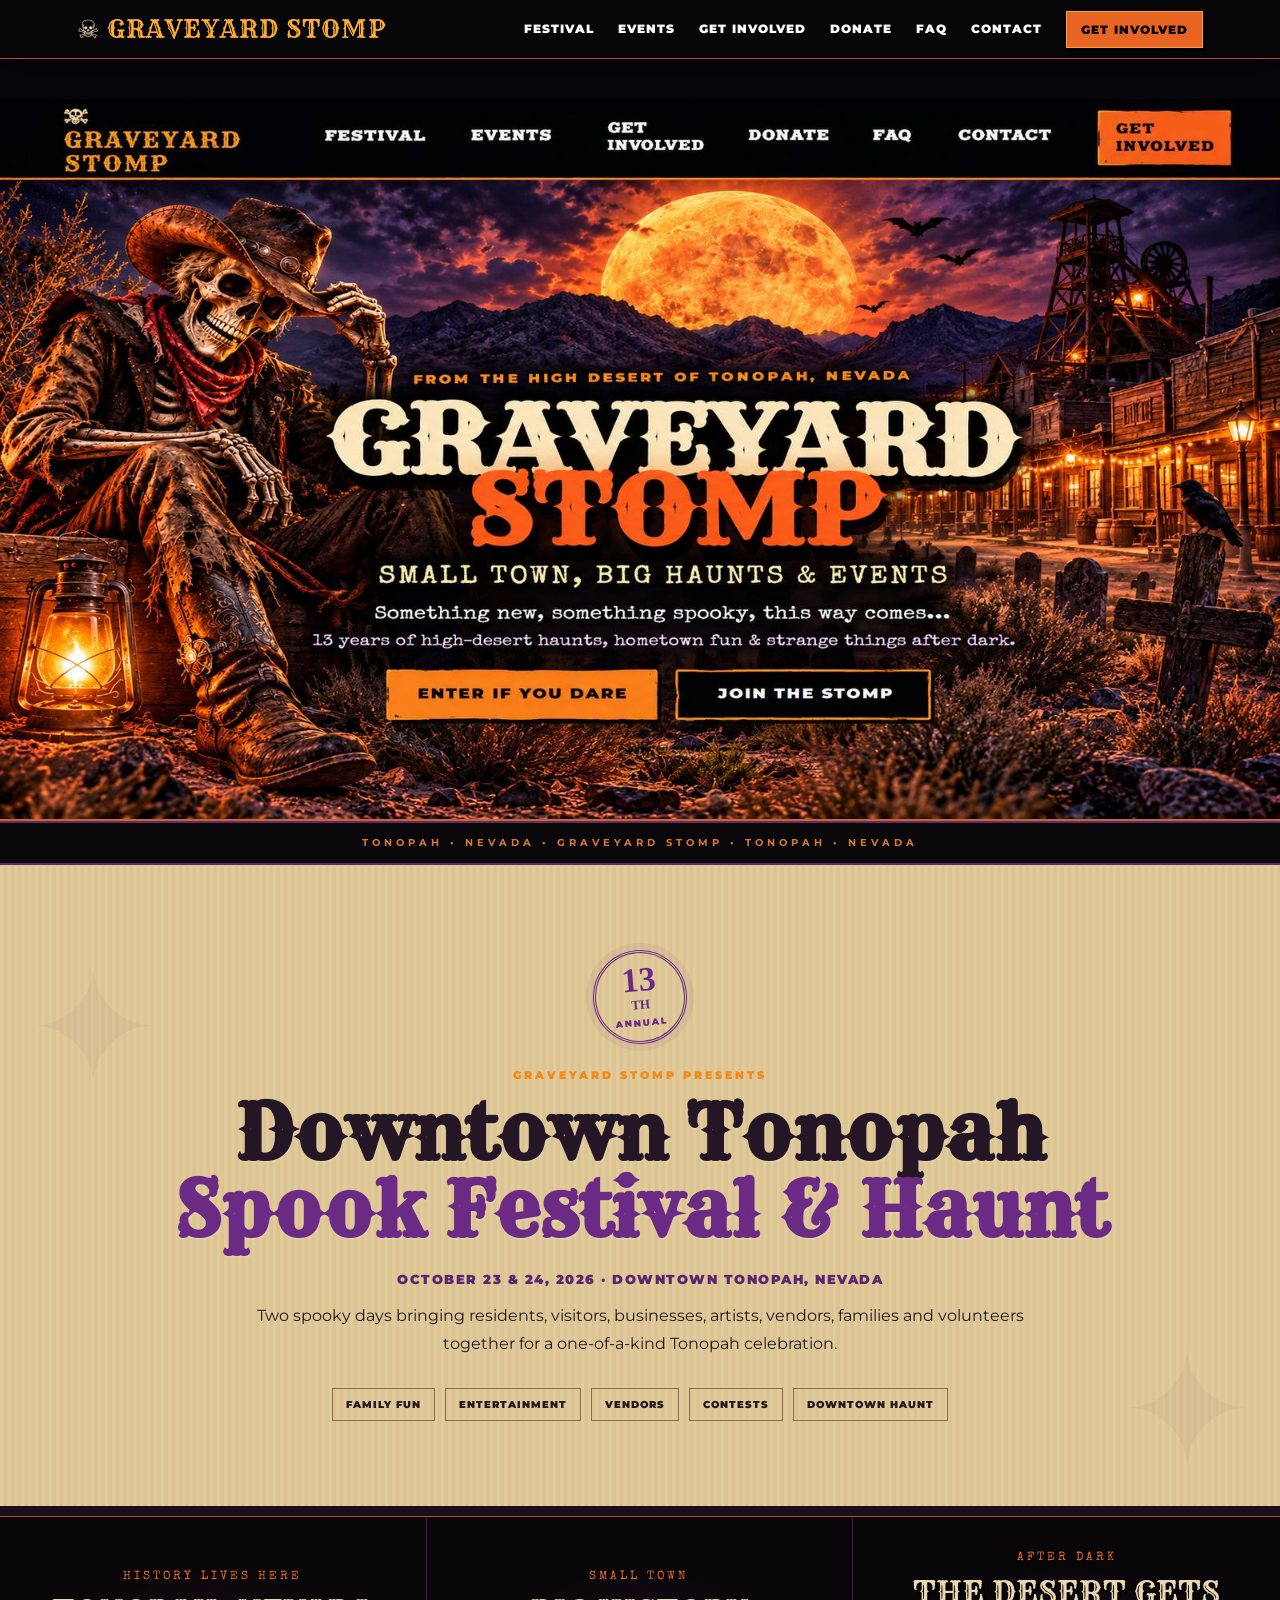
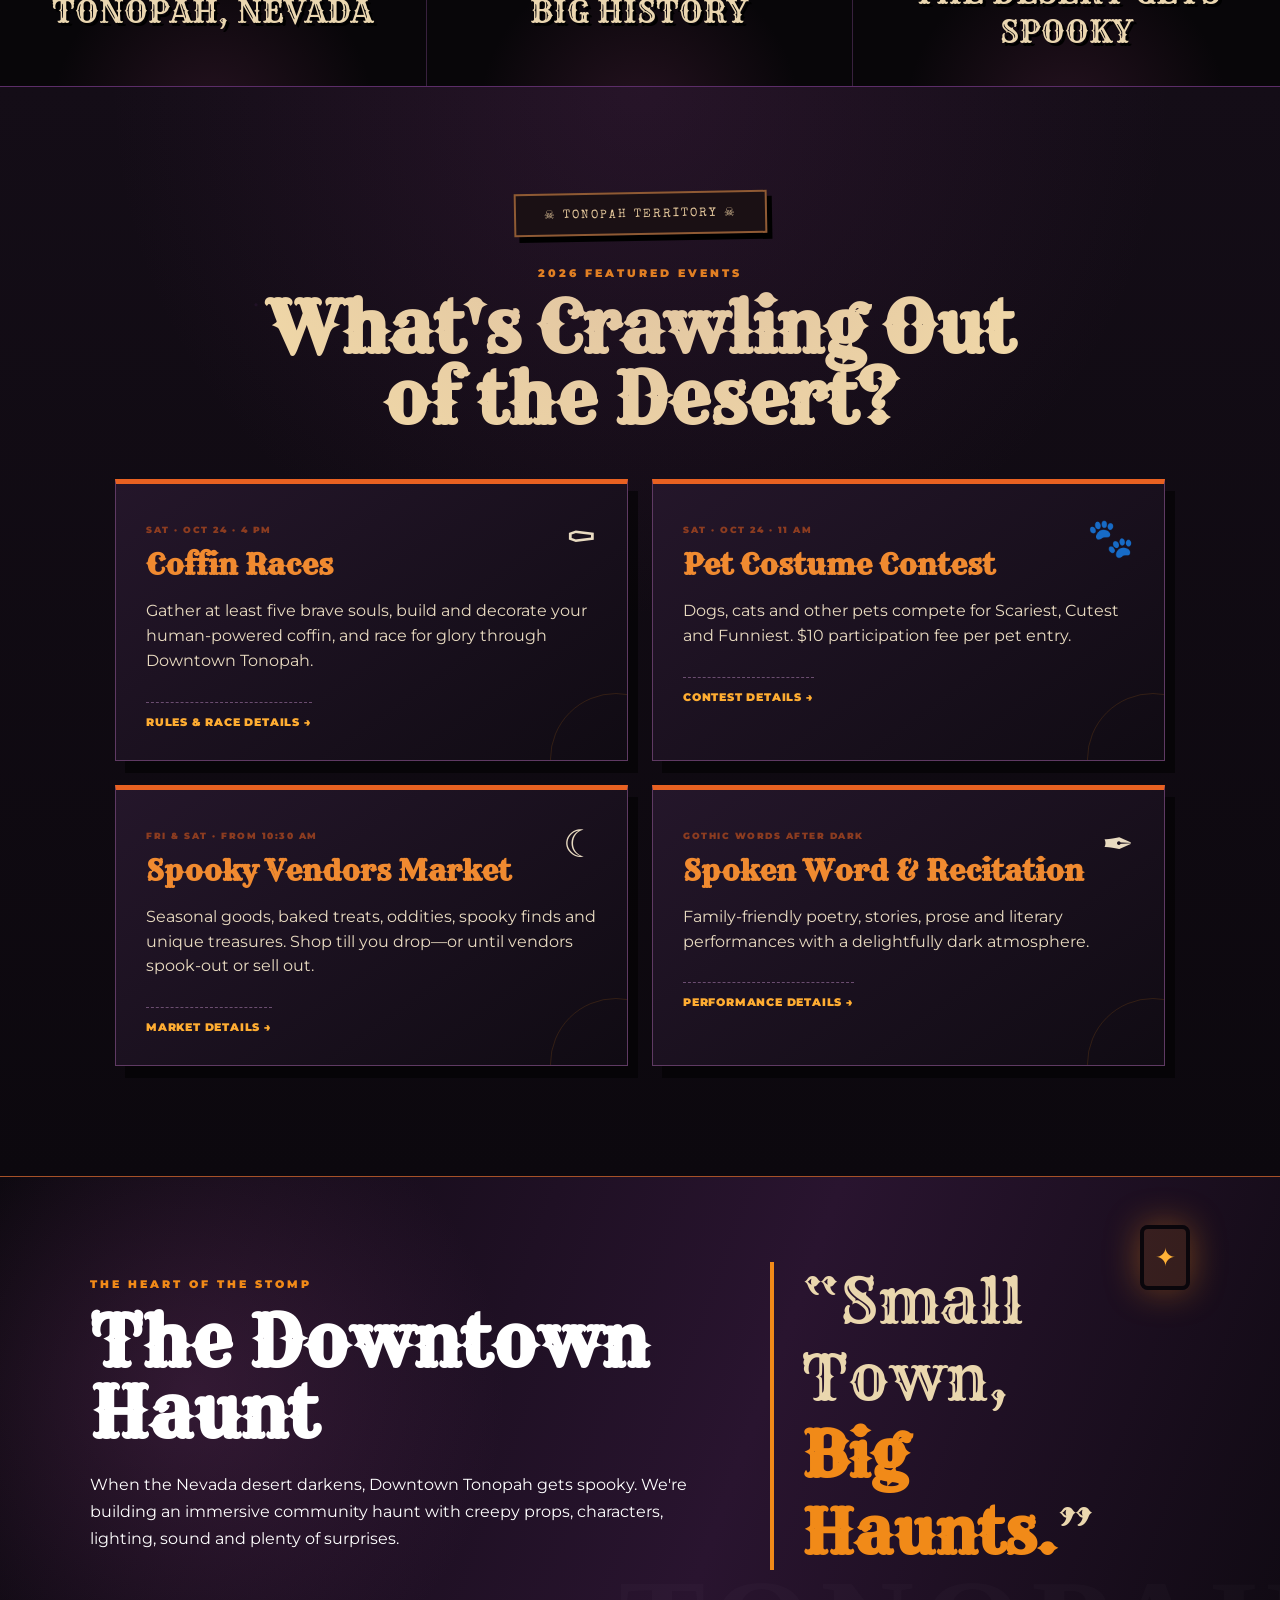
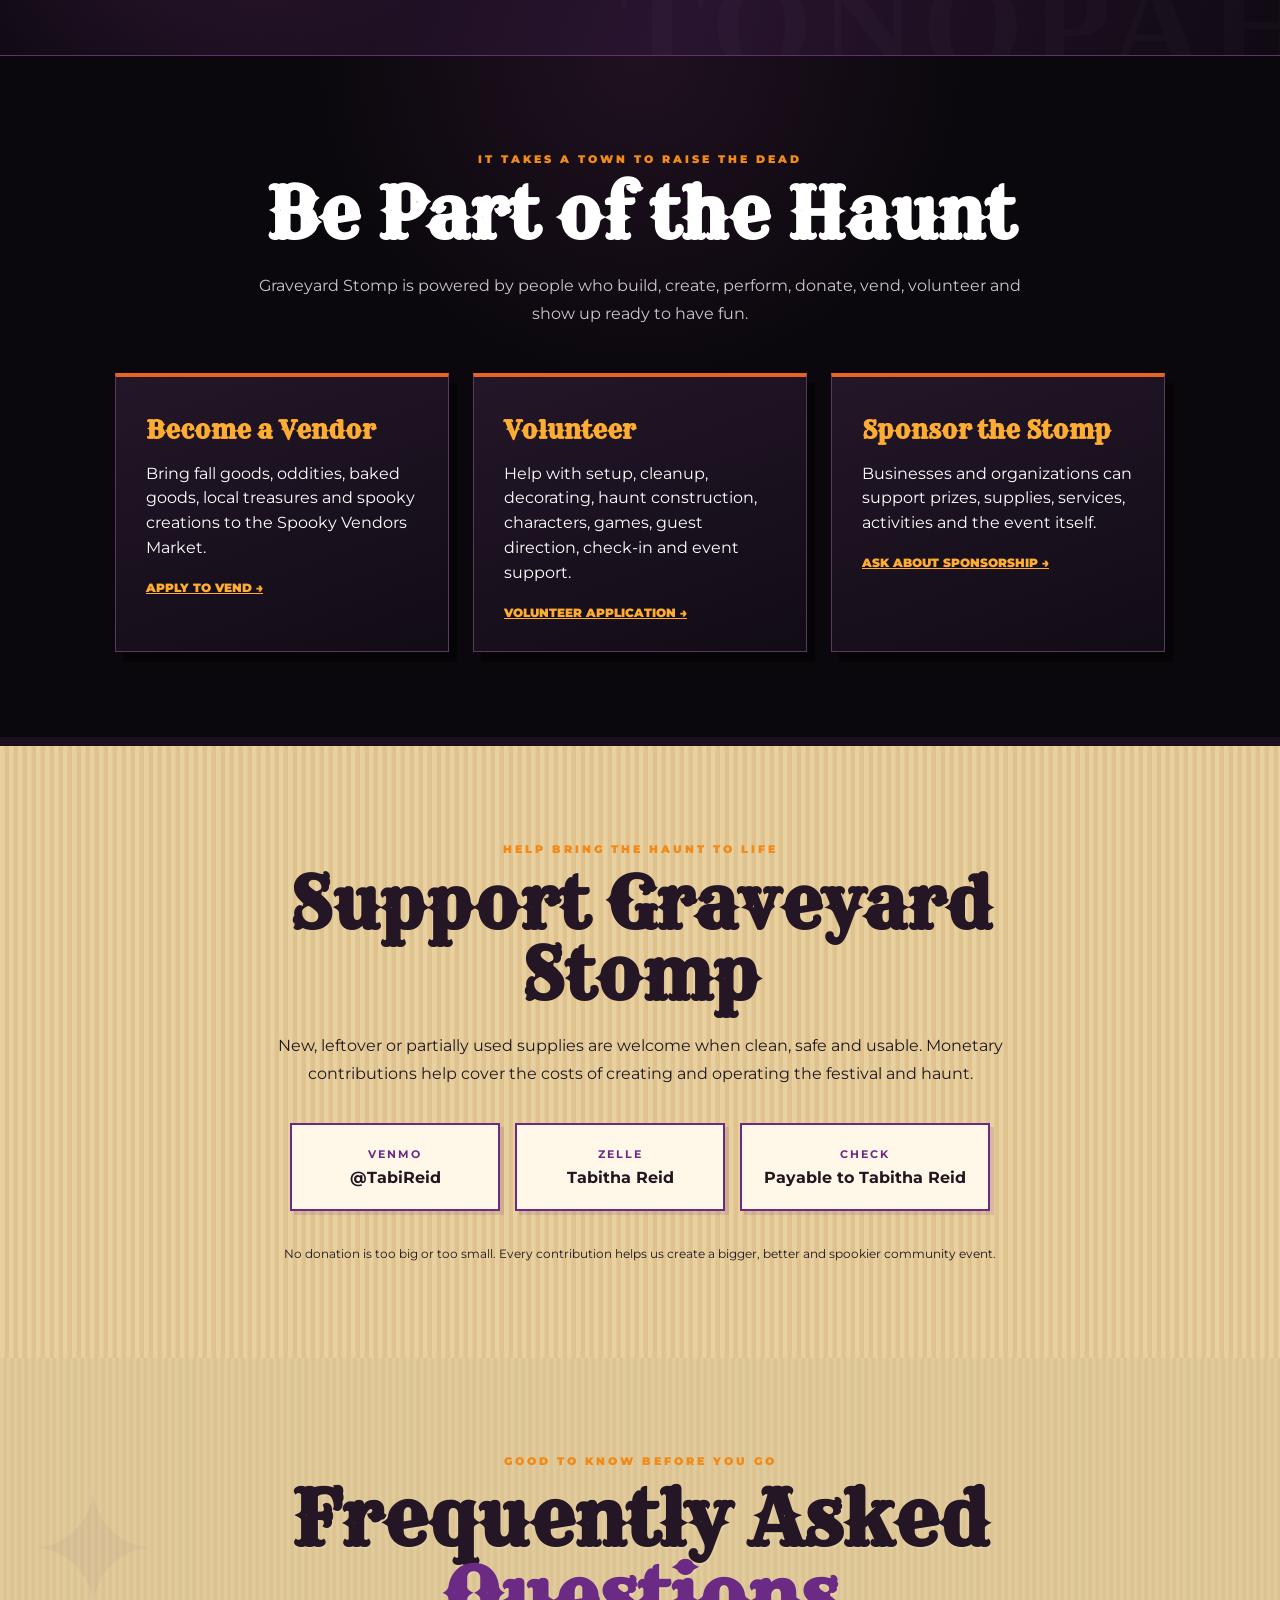
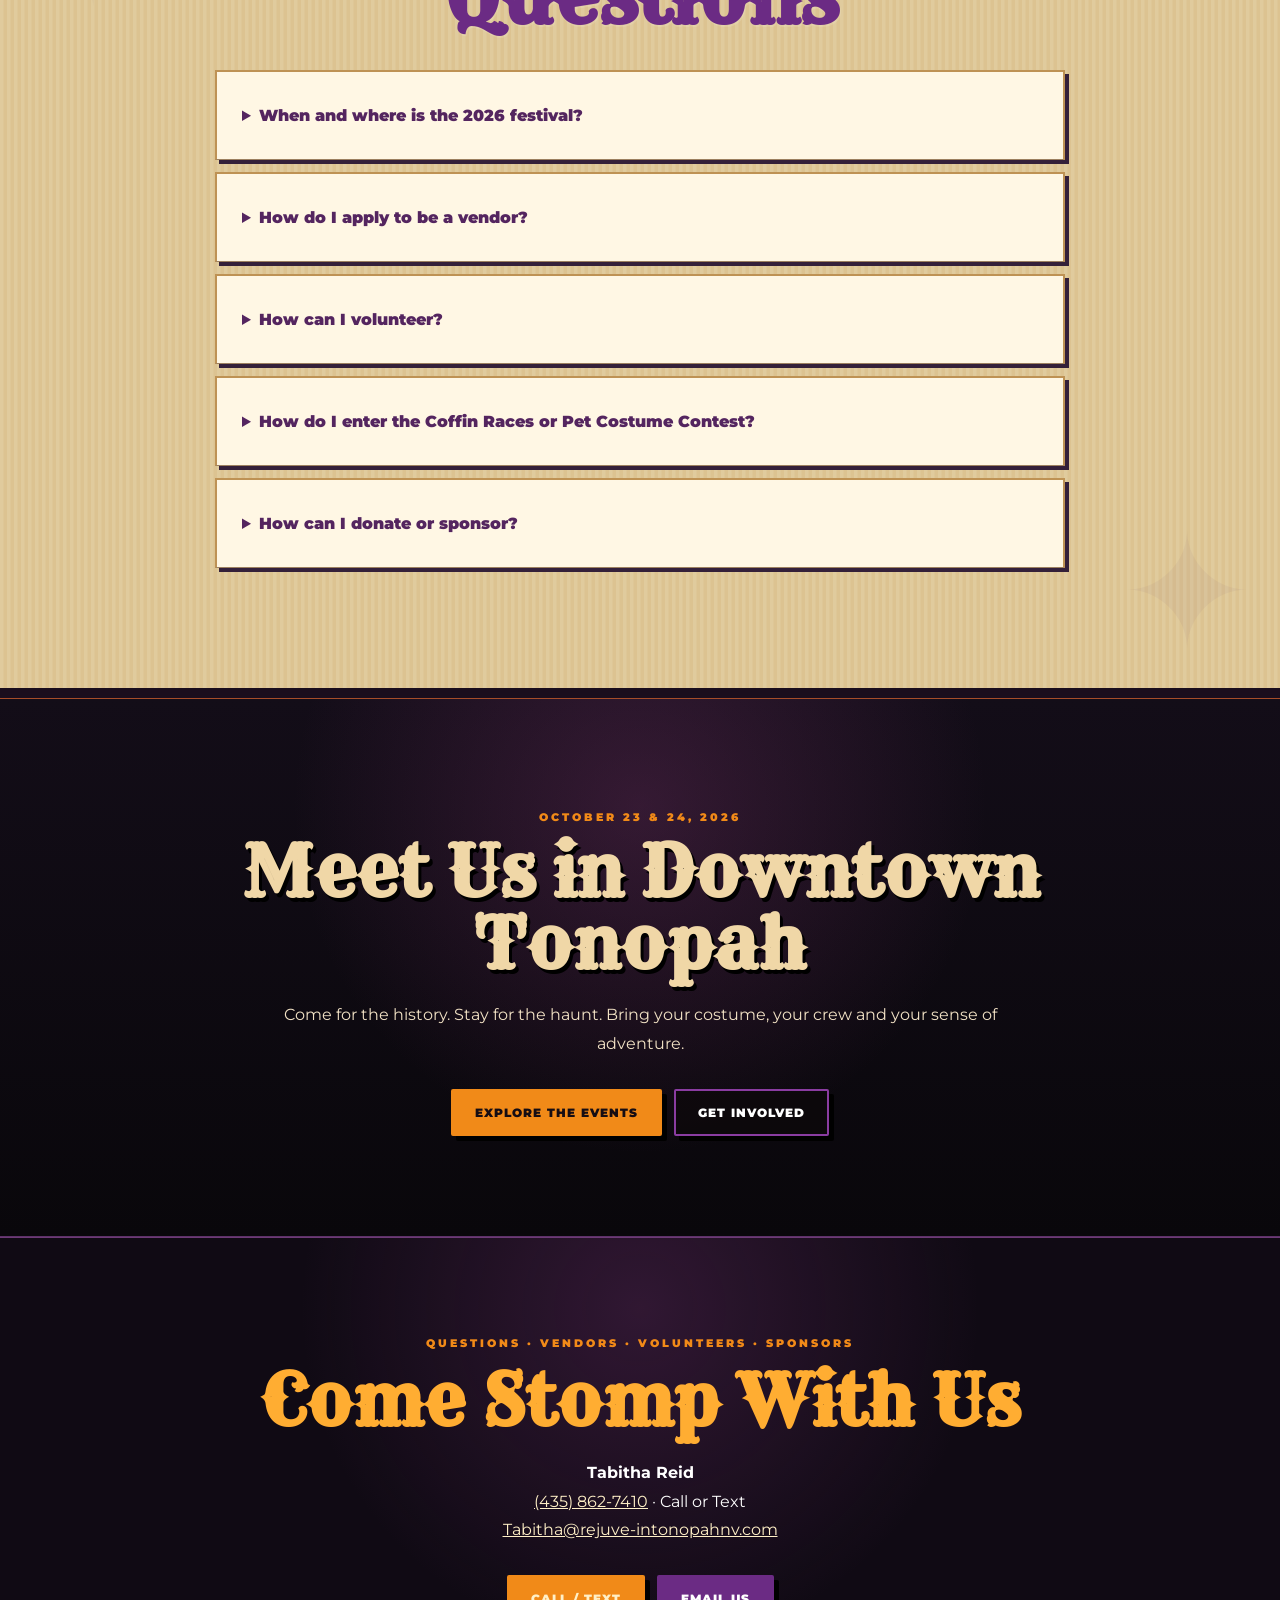
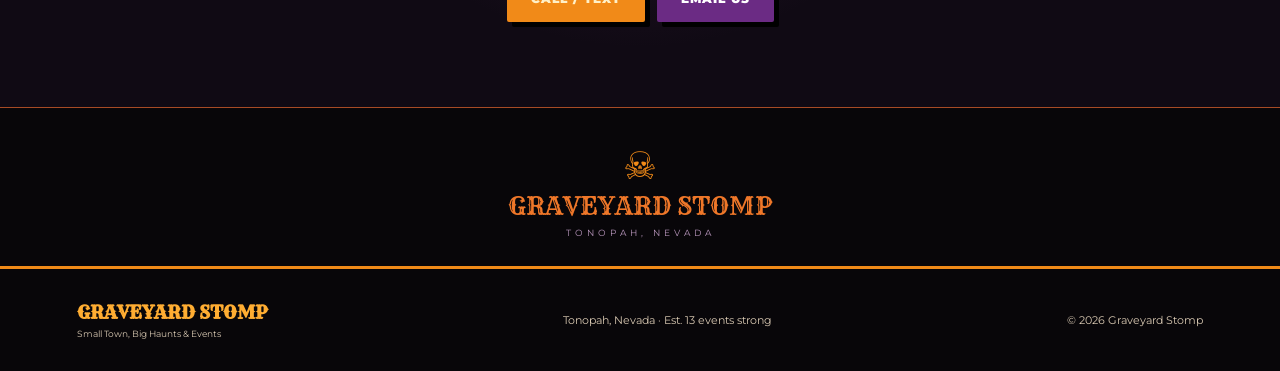
<file: index.html>
<!doctype html>
<html lang="en"><head><meta charset="utf-8"><meta name="viewport" content="width=device-width,initial-scale=1">
<title>Graveyard Stomp | Small Town, Big Haunts & Events</title><meta name="description" content="Graveyard Stomp presents spooky community events in Tonopah, Nevada, including the 13th Annual Downtown Tonopah Spook Festival & Haunt, October 23–24, 2026."><link rel="stylesheet" href="styles.css"></head>
<body><header class="nav"><a class="brand" href="#top"><span>☠</span> GRAVEYARD STOMP</a><button class="menu" aria-label="Open navigation" onclick="document.querySelector('nav').classList.toggle('open')">☰</button><nav><a href="#festival">Festival</a><a href="#events">Events</a><a href="#involved">Get Involved</a><a href="#donate">Donate</a><a href="#faq">FAQ</a><a href="#contact">Contact</a><a class="nav-cta" href="#involved">Get Involved</a></nav></header>
<main id="top">
<section class="hero-poster" aria-label="Graveyard Stomp: Small Town, Big Haunts and Events"><h1 class="sr-only">Graveyard Stomp — Small Town, Big Haunts &amp; Events</h1><a class="poster-link poster-enter" href="#festival" aria-label="Enter if you dare — explore the 2026 festival"></a><a class="poster-link poster-join" href="#involved" aria-label="Join the Stomp — get involved"></a></section>
<div class="weathered-rule" aria-hidden="true">TONOPAH • NEVADA • GRAVEYARD STOMP • TONOPAH • NEVADA</div><section class="festival" id="festival"><div class="seal">13<span>TH</span><small>ANNUAL</small></div><p class="eyebrow">GRAVEYARD STOMP PRESENTS</p><h2>Downtown Tonopah<br><span>Spook Festival &amp; Haunt</span></h2><p class="date">OCTOBER 23 &amp; 24, 2026 · DOWNTOWN TONOPAH, NEVADA</p><p class="lead">Two spooky days bringing residents, visitors, businesses, artists, vendors, families and volunteers together for a one-of-a-kind Tonopah celebration.</p><div class="highlights"><span>FAMILY FUN</span><span>ENTERTAINMENT</span><span>VENDORS</span><span>CONTESTS</span><span>DOWNTOWN HAUNT</span></div></section>
<section class="town-strip" aria-label="Tonopah atmosphere"><div><span>HISTORY LIVES HERE</span><b>TONOPAH, NEVADA</b></div><div><span>SMALL TOWN</span><b>BIG HISTORY</b></div><div><span>AFTER DARK</span><b>THE DESERT GETS SPOOKY</b></div></section><section class="events"><div class="mine-sign" aria-hidden="true">☠ TONOPAH TERRITORY ☠</div><div class="event-intro" id="events"><p class="eyebrow">2026 FEATURED EVENTS</p></div><h2>What's Crawling Out<br>of the Desert?</h2><div class="cards">
<article><div class="icon">⚰</div><p class="kicker">SAT · OCT 24 · 4 PM</p><h3>Coffin Races</h3><p>Gather at least five brave souls, build and decorate your human-powered coffin, and race for glory through Downtown Tonopah.</p><a class="cardlink" href="coffin-races.html">Rules &amp; race details →</a></article>
<article><div class="icon">🐾</div><p class="kicker">SAT · OCT 24 · 11 AM</p><h3>Pet Costume Contest</h3><p>Dogs, cats and other pets compete for Scariest, Cutest and Funniest. $10 participation fee per pet entry.</p><a class="cardlink" href="pet-costume.html">Contest details →</a></article>
<article><div class="icon">☾</div><p class="kicker">FRI &amp; SAT · FROM 10:30 AM</p><h3>Spooky Vendors Market</h3><p>Seasonal goods, baked treats, oddities, spooky finds and unique treasures. Shop till you drop—or until vendors spook-out or sell out.</p><a class="cardlink" href="vendors.html">Market details →</a></article>
<article><div class="icon">✒</div><p class="kicker">GOTHIC WORDS AFTER DARK</p><h3>Spoken Word &amp; Recitation</h3><p>Family-friendly poetry, stories, prose and literary performances with a delightfully dark atmosphere.</p><a class="cardlink" href="spoken-word.html">Performance details →</a></article>
</div></section>
<section class="haunt"><div class="lantern" aria-hidden="true">✦</div><div><p class="eyebrow">THE HEART OF THE STOMP</p><h2>The Downtown Haunt</h2><p>When the Nevada desert darkens, Downtown Tonopah gets spooky. We're building an immersive community haunt with creepy props, characters, lighting, sound and plenty of surprises.</p></div><blockquote>“Small Town,<br><strong>Big Haunts.</strong>”</blockquote></section>
<section class="dark" id="involved"><p class="eyebrow">IT TAKES A TOWN TO RAISE THE DEAD</p><h2>Be Part of the Haunt</h2><p class="lead">Graveyard Stomp is powered by people who build, create, perform, donate, vend, volunteer and show up ready to have fun.</p><div class="cards involvement">
<article><h3>Become a Vendor</h3><p>Bring fall goods, oddities, baked goods, local treasures and spooky creations to the Spooky Vendors Market.</p><a href="vendor-application.html">Apply to vend →</a></article>
<article><h3>Volunteer</h3><p>Help with setup, cleanup, decorating, haunt construction, characters, games, guest direction, check-in and event support.</p><a href="volunteer-application.html">Volunteer application →</a></article>
<article><h3>Sponsor the Stomp</h3><p>Businesses and organizations can support prizes, supplies, services, activities and the event itself.</p><a href="mailto:Tabitha@rejuve-intonopahnv.com?subject=Graveyard%20Stomp%202026%20Sponsorship">Ask about sponsorship →</a></article>
</div></section>
<section class="donation" id="donate"><p class="eyebrow">HELP BRING THE HAUNT TO LIFE</p><h2>Support Graveyard Stomp</h2><p class="lead">New, leftover or partially used supplies are welcome when clean, safe and usable. Monetary contributions help cover the costs of creating and operating the festival and haunt.</p><div class="donate"><div><strong>VENMO</strong><b>@TabiReid</b></div><div><strong>ZELLE</strong><b>Tabitha Reid</b></div><div><strong>CHECK</strong><b>Payable to Tabitha Reid</b></div></div><p class="small">No donation is too big or too small. Every contribution helps us create a bigger, better and spookier community event.</p></section>
<section class="festival" id="faq"><p class="eyebrow">GOOD TO KNOW BEFORE YOU GO</p><h2>Frequently Asked <span>Questions</span></h2><div class="faq-list"><details><summary>When and where is the 2026 festival?</summary><p>Friday, October 23 and Saturday, October 24, 2026, in Downtown Tonopah, Nevada. Individual activities have their own schedules.</p></details><details><summary>How do I apply to be a vendor?</summary><p>Complete the <a href="vendor-application.html">vendor application</a> or download the printable agreement. Your space is not confirmed until the organizer approves participation.</p></details><details><summary>How can I volunteer?</summary><p>Complete the <a href="volunteer-application.html">volunteer application</a>. We'll follow up about assignments and scheduling.</p></details><details><summary>How do I enter the Coffin Races or Pet Costume Contest?</summary><p>Read the <a href="coffin-races.html">Coffin Races rules</a> or the <a href="pet-costume.html">Pet Costume Contest details</a> for entry information and contacts.</p></details><details><summary>How can I donate or sponsor?</summary><p>See the <a href="#donate">donation options</a>, or <a href="mailto:Tabitha@rejuve-intonopahnv.com?subject=Graveyard%20Stomp%202026%20Sponsorship">email the organizer about sponsorship</a>. Please confirm donation arrangements directly with the organizer.</p></details></div></section>
<section class="final-call"><p class="eyebrow">OCTOBER 23 &amp; 24, 2026</p><h2>Meet Us in Downtown Tonopah</h2><p>Come for the history. Stay for the haunt. Bring your costume, your crew and your sense of adventure.</p><div class="cta"><a class="button" href="#events">EXPLORE THE EVENTS</a><a class="button ghost" href="#involved">GET INVOLVED</a></div></section><section class="contact" id="contact"><p class="eyebrow">QUESTIONS · VENDORS · VOLUNTEERS · SPONSORS</p><h2>Come Stomp With Us</h2><p><strong>Tabitha Reid</strong><br><a href="tel:+14358627410">(435) 862-7410</a> · Call or Text<br><a href="mailto:Tabitha@rejuve-intonopahnv.com">Tabitha@rejuve-intonopahnv.com</a></p><div class="cta"><a class="button" href="tel:+14358627410">CALL / TEXT</a><a class="button purple" href="mailto:Tabitha@rejuve-intonopahnv.com">EMAIL US</a></div></section>
</main><div class="final-mark" aria-hidden="true"><span>☠</span><b>GRAVEYARD STOMP</b><small>TONOPAH, NEVADA</small></div><footer><div><strong>GRAVEYARD STOMP</strong><small>Small Town, Big Haunts &amp; Events</small></div><div>Tonopah, Nevada · Est. 13 events strong</div><div>© 2026 Graveyard Stomp</div></footer>
<script>document.querySelectorAll('nav a').forEach(a=>a.onclick=()=>document.querySelector('nav').classList.remove('open'));</script></body></html>
</file>
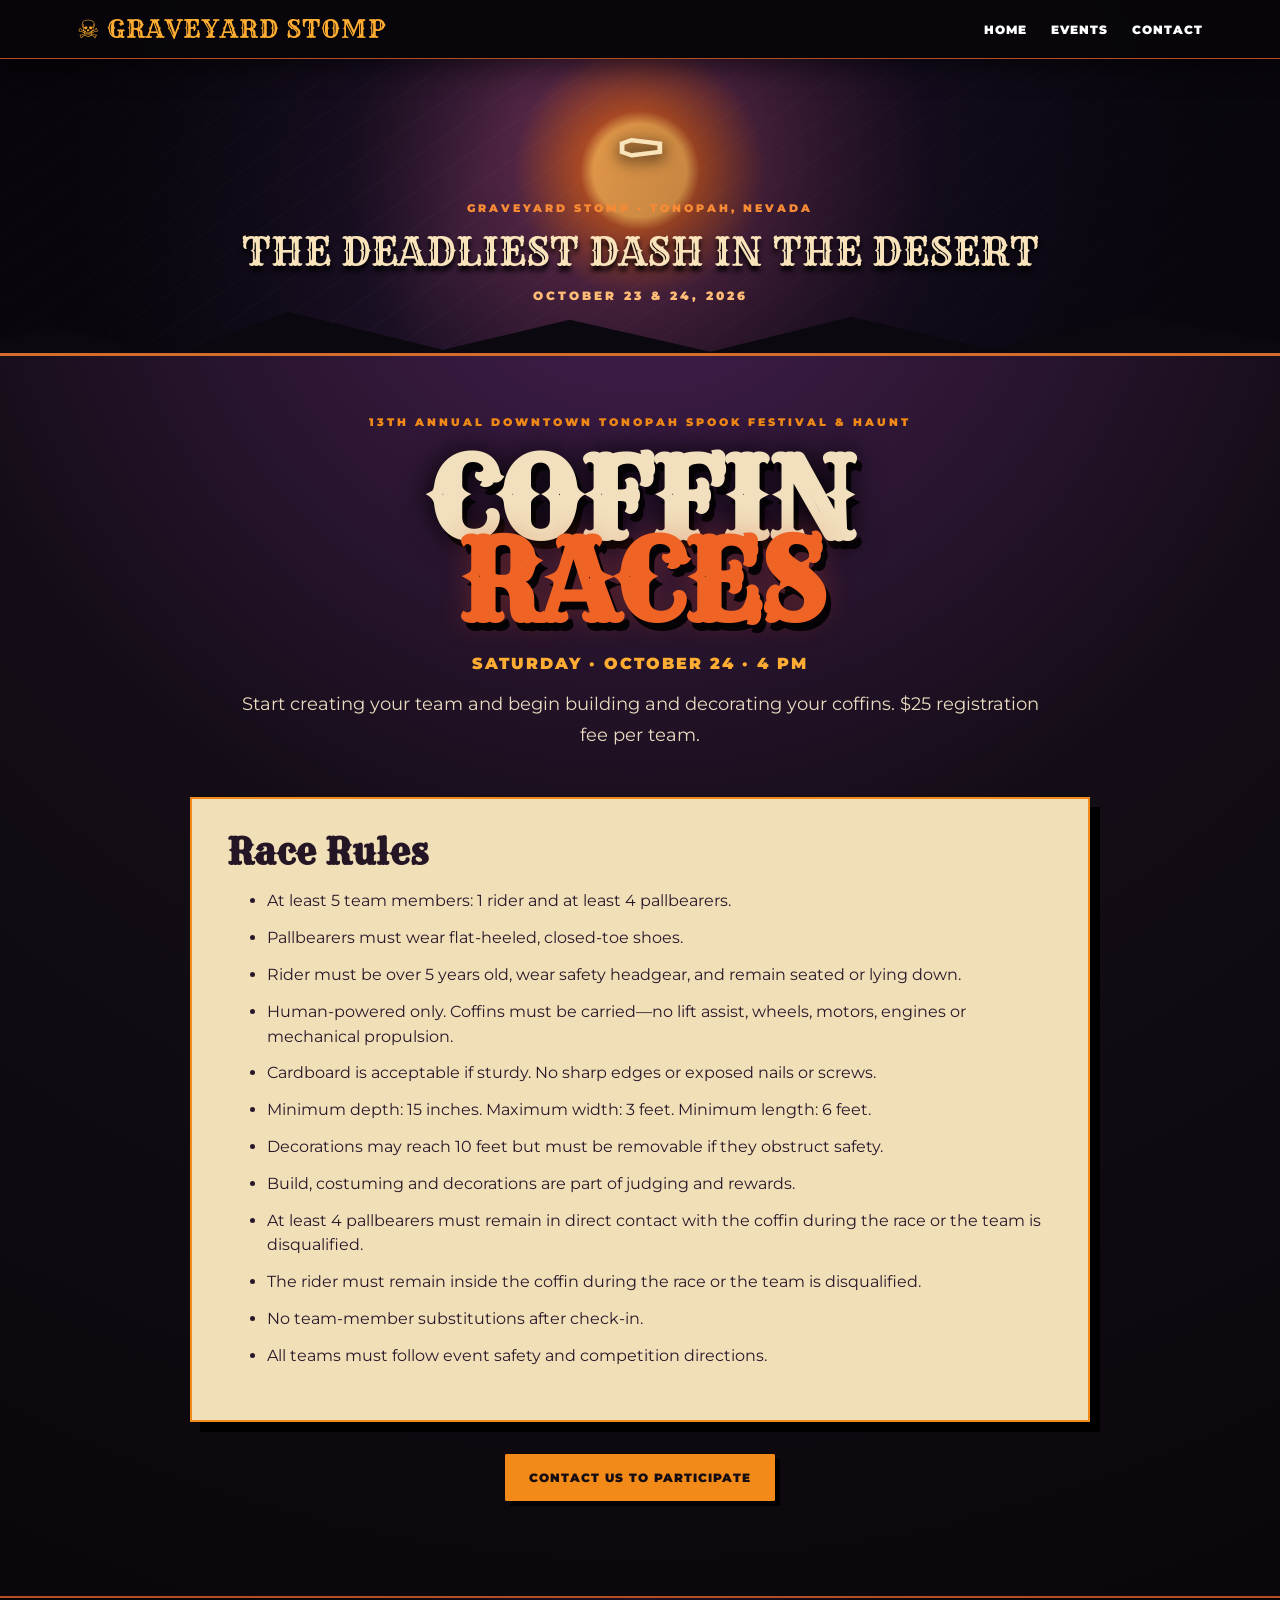
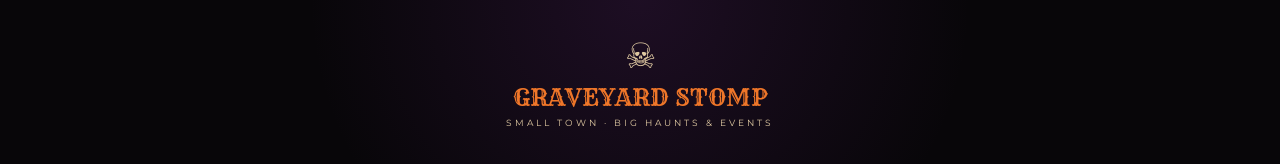
<file: coffin-races.html>
<!doctype html><html><head><meta charset="utf-8"><meta name="viewport" content="width=device-width,initial-scale=1"><title>Coffin Races | Graveyard Stomp</title><link rel="stylesheet" href="styles.css"></head><body class="detail"><header class="nav"><a class="brand" href="index.html">☠ GRAVEYARD STOMP</a><nav><a href="index.html">Home</a><a href="index.html#events">Events</a><a href="index.html#contact">Contact</a></nav></header><div class="event-banner event-coffin"><div class="event-banner-art" aria-hidden="true">⚰</div><p>GRAVEYARD STOMP · TONOPAH, NEVADA</p><strong>THE DEADLIEST DASH IN THE DESERT</strong><span>OCTOBER 23 &amp; 24, 2026</span></div><main class="detailmain"><p class="eyebrow">13TH ANNUAL DOWNTOWN TONOPAH SPOOK FESTIVAL &amp; HAUNT</p><h1>COFFIN<br><em>RACES</em></h1><p class="bigdate">SATURDAY · OCTOBER 24 · 4 PM</p><p class="lead">Start creating your team and begin building and decorating your coffins. $25 registration fee per team.</p><section class="rulebox"><h2>Race Rules</h2><ul><li>At least 5 team members: 1 rider and at least 4 pallbearers.</li><li>Pallbearers must wear flat-heeled, closed-toe shoes.</li><li>Rider must be over 5 years old, wear safety headgear, and remain seated or lying down.</li><li>Human-powered only. Coffins must be carried—no lift assist, wheels, motors, engines or mechanical propulsion.</li><li>Cardboard is acceptable if sturdy. No sharp edges or exposed nails or screws.</li><li>Minimum depth: 15 inches. Maximum width: 3 feet. Minimum length: 6 feet.</li><li>Decorations may reach 10 feet but must be removable if they obstruct safety.</li><li>Build, costuming and decorations are part of judging and rewards.</li><li>At least 4 pallbearers must remain in direct contact with the coffin during the race or the team is disqualified.</li><li>The rider must remain inside the coffin during the race or the team is disqualified.</li><li>No team-member substitutions after check-in.</li><li>All teams must follow event safety and competition directions.</li></ul></section><a class="button" href="index.html#contact">CONTACT US TO PARTICIPATE</a></main><div class="page-signoff"><span>☠</span><strong>GRAVEYARD STOMP</strong><small>SMALL TOWN · BIG HAUNTS &amp; EVENTS</small></div></body></html>
</file>
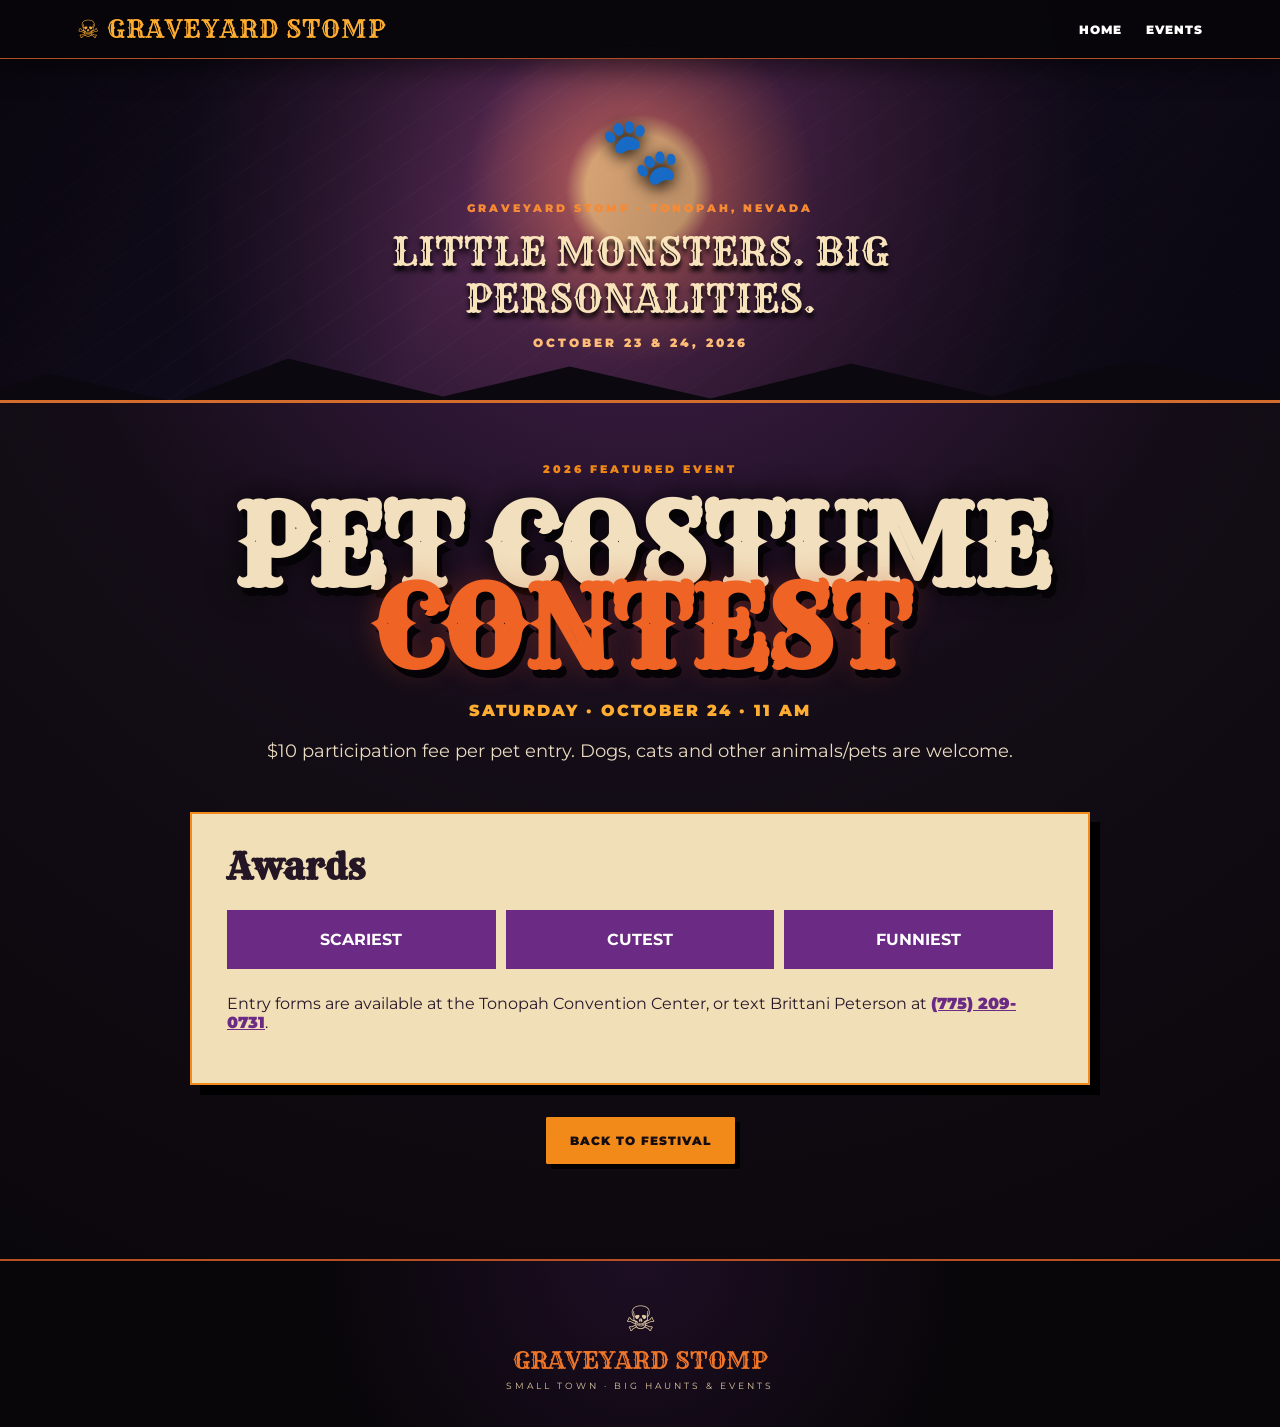
<file: pet-costume.html>
<!doctype html><html><head><meta charset="utf-8"><meta name="viewport" content="width=device-width,initial-scale=1"><title>Pet Costume Contest | Graveyard Stomp</title><link rel="stylesheet" href="styles.css"></head><body class="detail"><header class="nav"><a class="brand" href="index.html">☠ GRAVEYARD STOMP</a><nav><a href="index.html">Home</a><a href="index.html#events">Events</a></nav></header><div class="event-banner event-pets"><div class="event-banner-art" aria-hidden="true">🐾</div><p>GRAVEYARD STOMP · TONOPAH, NEVADA</p><strong>LITTLE MONSTERS. BIG PERSONALITIES.</strong><span>OCTOBER 23 &amp; 24, 2026</span></div><main class="detailmain"><p class="eyebrow">2026 FEATURED EVENT</p><h1>PET COSTUME<br><em>CONTEST</em></h1><p class="bigdate">SATURDAY · OCTOBER 24 · 11 AM</p><p class="lead">$10 participation fee per pet entry. Dogs, cats and other animals/pets are welcome.</p><section class="rulebox"><h2>Awards</h2><div class="awardgrid"><b>SCARIEST</b><b>CUTEST</b><b>FUNNIEST</b></div><p>Entry forms are available at the Tonopah Convention Center, or text Brittani Peterson at <a href="tel:+17752090731">(775) 209-0731</a>.</p></section><a class="button" href="index.html">BACK TO FESTIVAL</a></main><div class="page-signoff"><span>☠</span><strong>GRAVEYARD STOMP</strong><small>SMALL TOWN · BIG HAUNTS &amp; EVENTS</small></div></body></html>
</file>
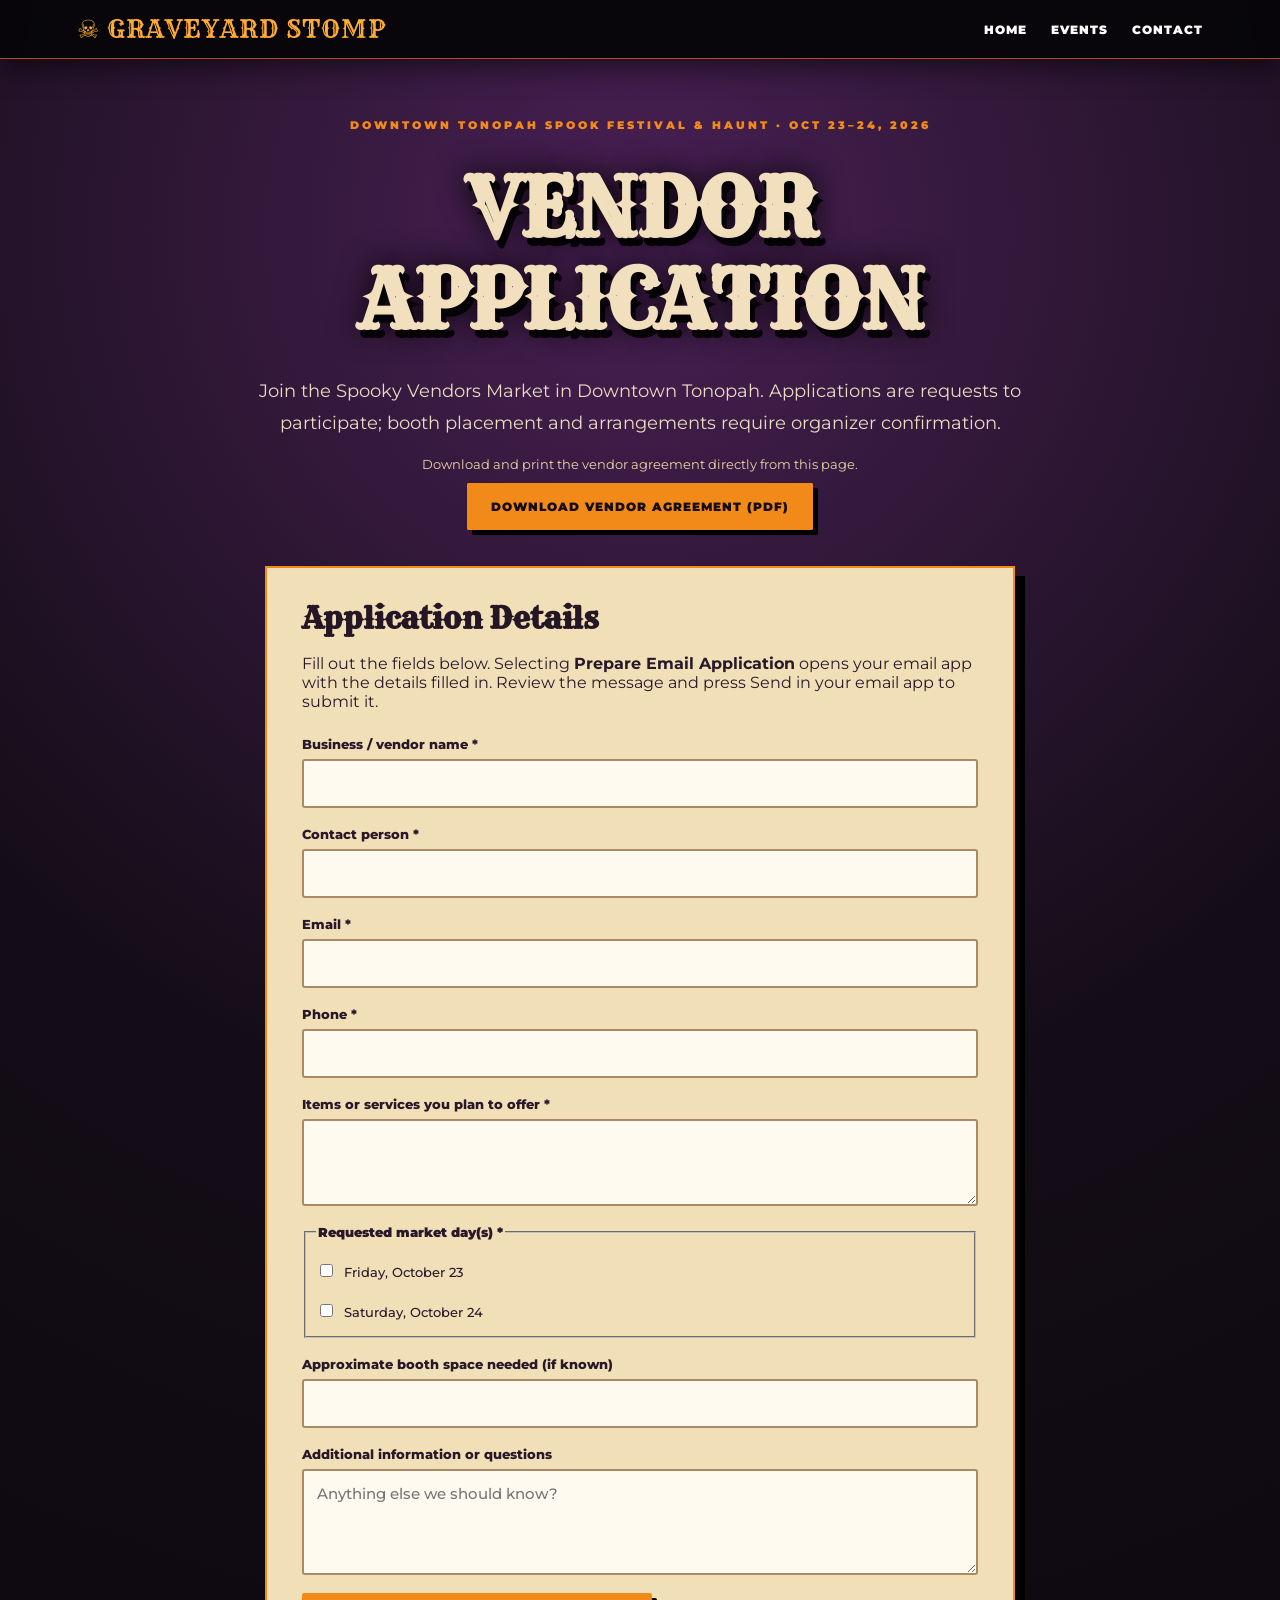
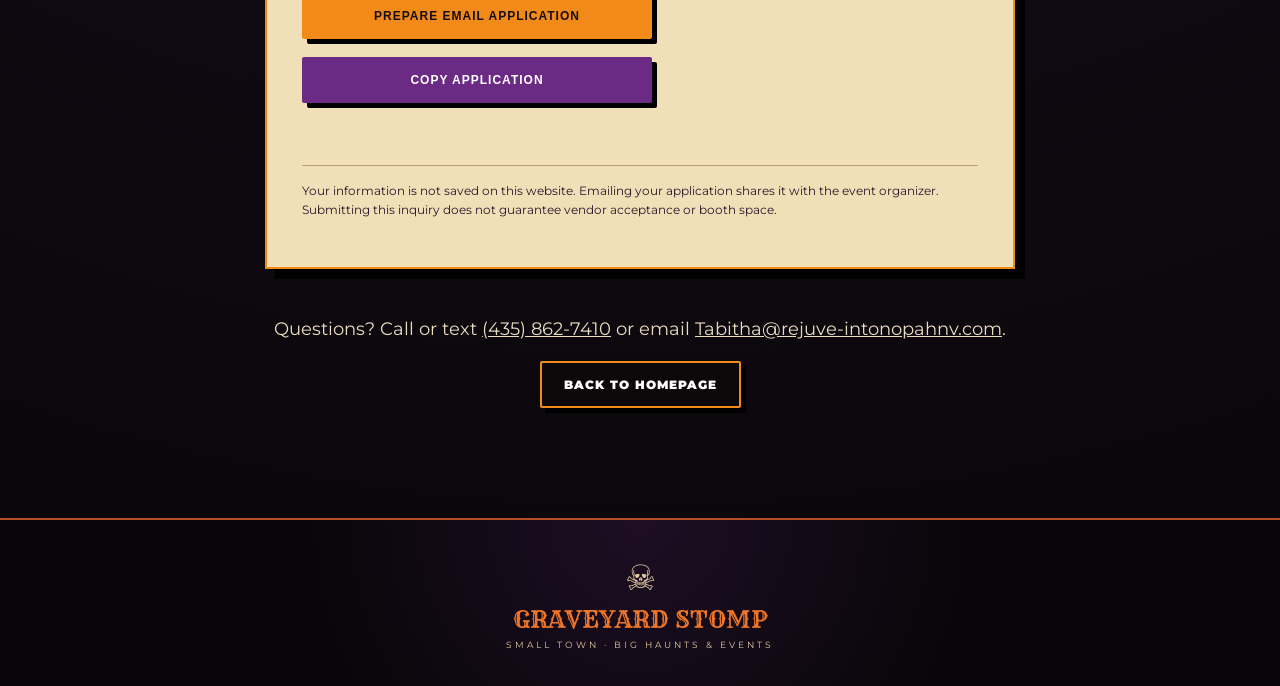
<file: vendor-application.html>
<!doctype html><html lang="en"><head><meta charset="utf-8"><meta name="viewport" content="width=device-width,initial-scale=1"><title>VENDOR APPLICATION | Graveyard Stomp</title><link rel="stylesheet" href="styles.css"></head><body class="detail"><header class="nav"><a class="brand" href="index.html">☠ GRAVEYARD STOMP</a><nav><a href="index.html">Home</a><a href="index.html#events">Events</a><a href="index.html#contact">Contact</a></nav></header><main class="detailmain"><p class="eyebrow">DOWNTOWN TONOPAH SPOOK FESTIVAL &amp; HAUNT · OCT 23–24, 2026</p><h1 class="application-title">VENDOR APPLICATION</h1><p class="lead">Join the Spooky Vendors Market in Downtown Tonopah. Applications are requests to participate; booth placement and arrangements require organizer confirmation.</p><p class="download-note">Download and print the vendor agreement directly from this page.</p><p class="lead"><a class="button" href="downloads/Graveyard_Stomp_Vendor_Agreement_2026.pdf" download>DOWNLOAD VENDOR AGREEMENT (PDF)</a></p><section class="rulebox application-panel"><h2>Application Details</h2><p>Fill out the fields below. Selecting <strong>Prepare Email Application</strong> opens your email app with the details filled in. Review the message and press Send in your email app to submit it.</p><form id="application" data-title="VENDOR APPLICATION"><label class="field"><span>Business / vendor name *</span><input name="Vendor name" type="text" required></label><label class="field"><span>Contact person *</span><input name="Contact name" type="text" required></label><label class="field"><span>Email *</span><input name="Email" type="email" required></label><label class="field"><span>Phone *</span><input name="Phone" type="tel" required></label><label class="field"><span>Items or services you plan to offer *</span><textarea name="Items or services" required rows="3"></textarea></label><fieldset class="field"><legend>Requested market day(s) *</legend><label><input type="checkbox" name="Market days" value="Friday October 23"> Friday, October 23</label><label><input type="checkbox" name="Market days" value="Saturday October 24"> Saturday, October 24</label></fieldset><label class="field"><span>Approximate booth space needed (if known)</span><input name="Space requested" type="text" ></label><label class="field"><span>Additional information or questions</span><textarea name="Additional information" rows="4" placeholder="Anything else we should know?"></textarea></label><button class="button" type="submit">PREPARE EMAIL APPLICATION</button><button class="button purple" type="button" id="copy">COPY APPLICATION</button><p class="form-status" id="status" role="status" aria-live="polite"></p></form><p class="privacy-note">Your information is not saved on this website. Emailing your application shares it with the event organizer. Submitting this inquiry does not guarantee vendor acceptance or booth space.</p></section><p class="lead">Questions? Call or text <a href="tel:+14358627410">(435) 862-7410</a> or email <a href="mailto:Tabitha@rejuve-intonopahnv.com">Tabitha@rejuve-intonopahnv.com</a>.</p><a href="index.html" class="button ghost">BACK TO HOMEPAGE</a></main><script src="applications.js" defer></script><div class="page-signoff"><span>☠</span><strong>GRAVEYARD STOMP</strong><small>SMALL TOWN · BIG HAUNTS &amp; EVENTS</small></div></body></html>
</file>
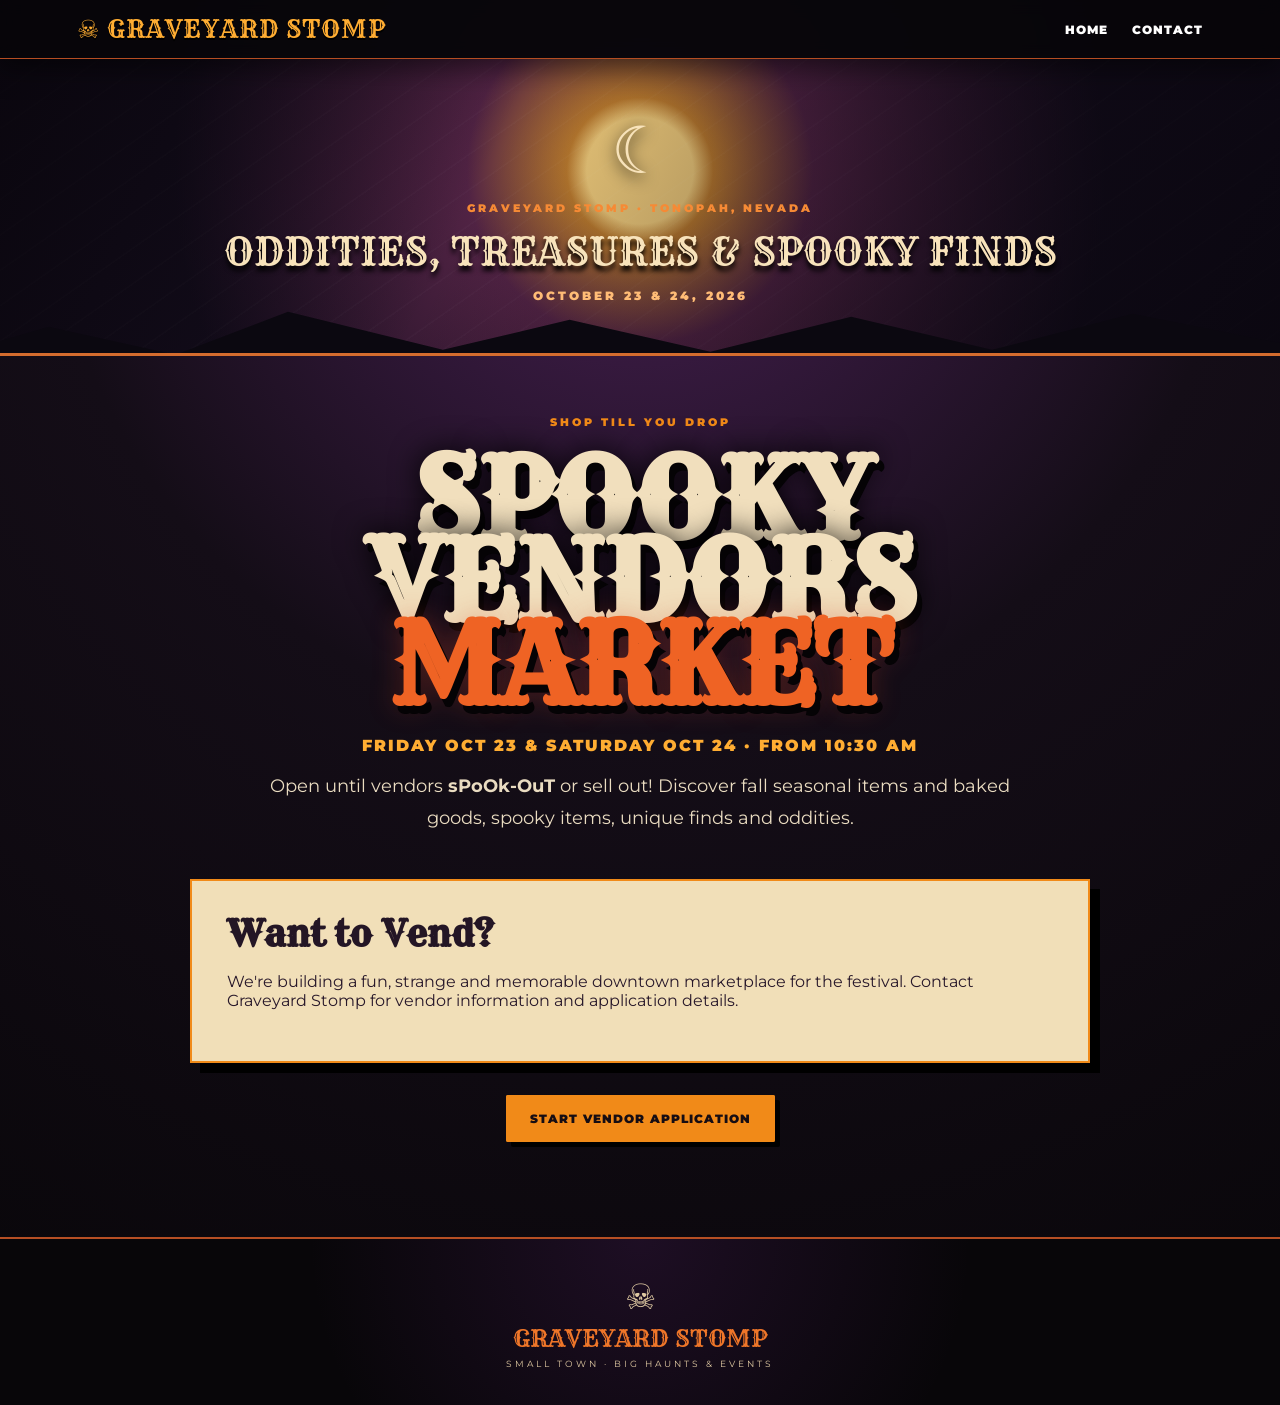
<file: vendors.html>
<!doctype html><html><head><meta charset="utf-8"><meta name="viewport" content="width=device-width,initial-scale=1"><title>Spooky Vendors Market | Graveyard Stomp</title><link rel="stylesheet" href="styles.css"></head><body class="detail"><header class="nav"><a class="brand" href="index.html">☠ GRAVEYARD STOMP</a><nav><a href="index.html">Home</a><a href="index.html#contact">Contact</a></nav></header><div class="event-banner event-market"><div class="event-banner-art" aria-hidden="true">☾</div><p>GRAVEYARD STOMP · TONOPAH, NEVADA</p><strong>ODDITIES, TREASURES & SPOOKY FINDS</strong><span>OCTOBER 23 &amp; 24, 2026</span></div><main class="detailmain"><p class="eyebrow">SHOP TILL YOU DROP</p><h1>SPOOKY VENDORS<br><em>MARKET</em></h1><p class="bigdate">FRIDAY OCT 23 &amp; SATURDAY OCT 24 · FROM 10:30 AM</p><p class="lead">Open until vendors <strong>sPoOk-OuT</strong> or sell out! Discover fall seasonal items and baked goods, spooky items, unique finds and oddities.</p><section class="rulebox"><h2>Want to Vend?</h2><p>We're building a fun, strange and memorable downtown marketplace for the festival. Contact Graveyard Stomp for vendor information and application details.</p></section><a class="button" href="vendor-application.html">START VENDOR APPLICATION</a></main><div class="page-signoff"><span>☠</span><strong>GRAVEYARD STOMP</strong><small>SMALL TOWN · BIG HAUNTS &amp; EVENTS</small></div></body></html>
</file>
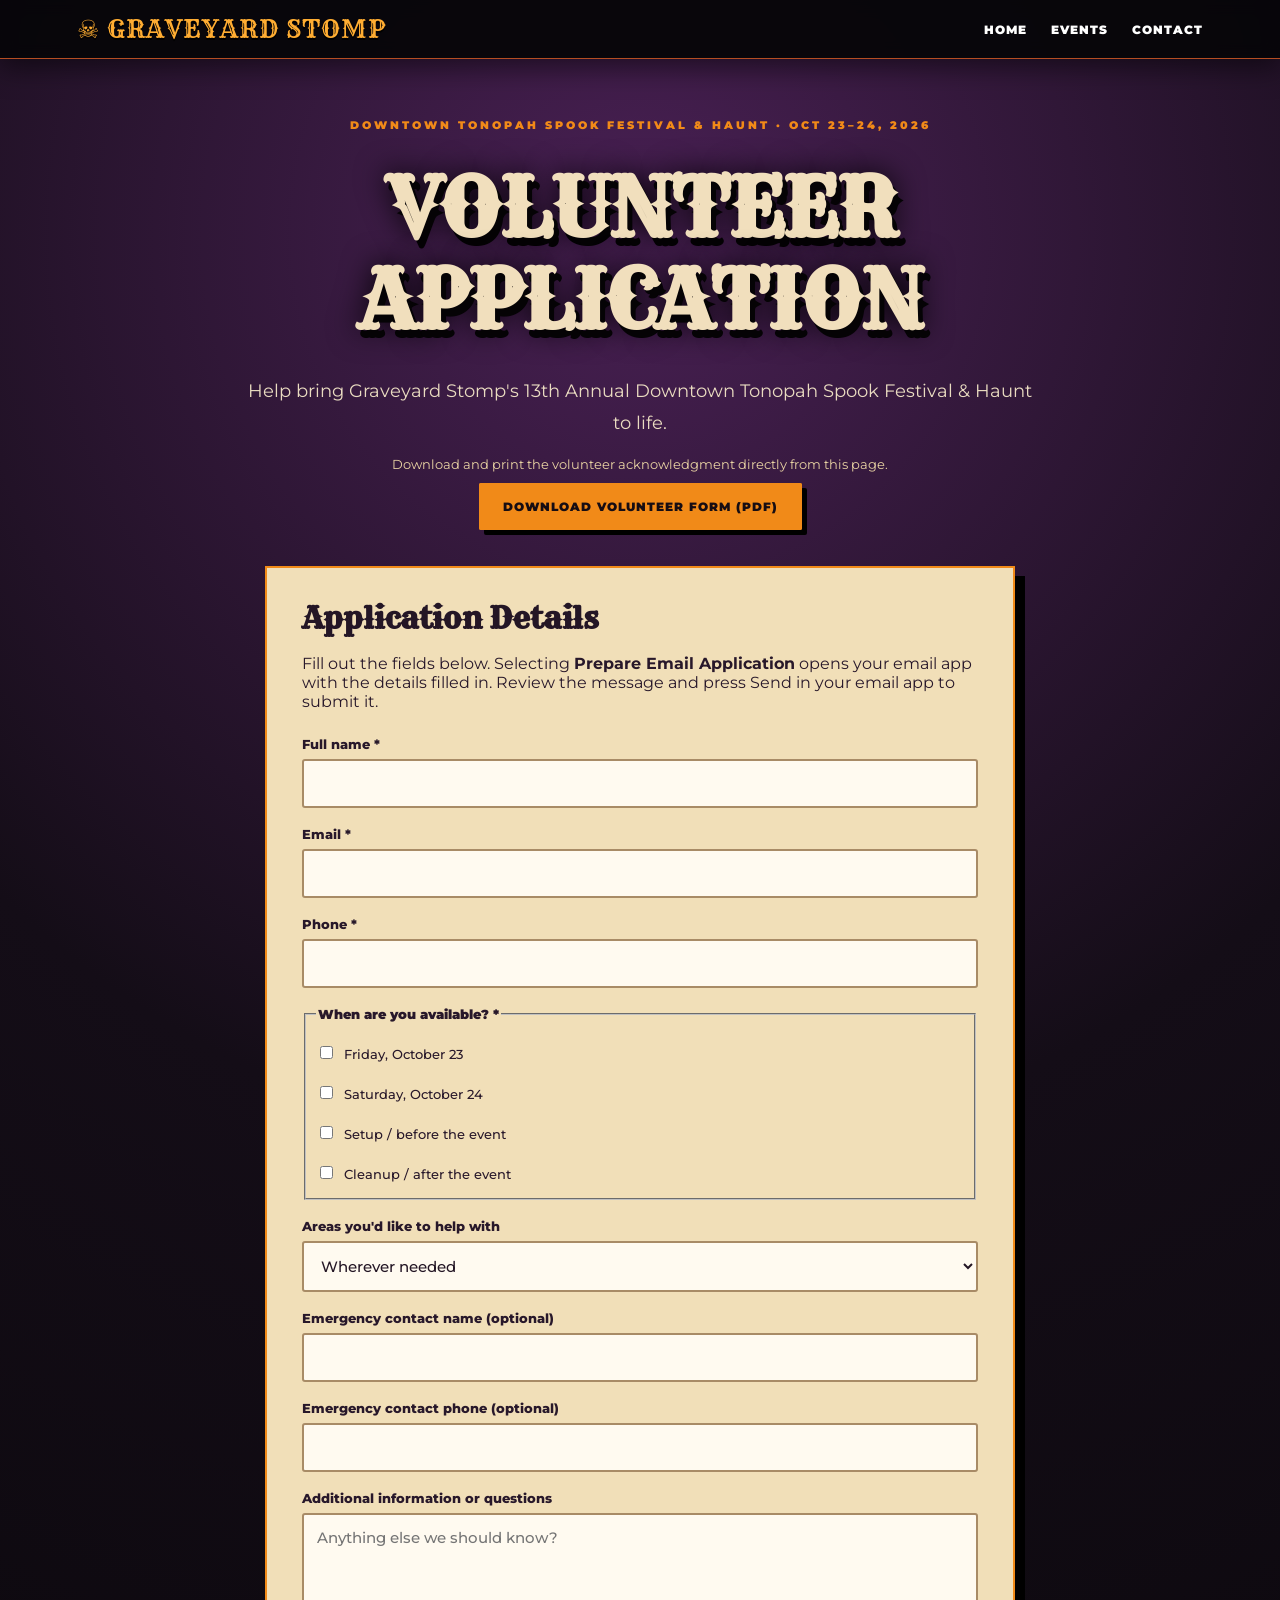
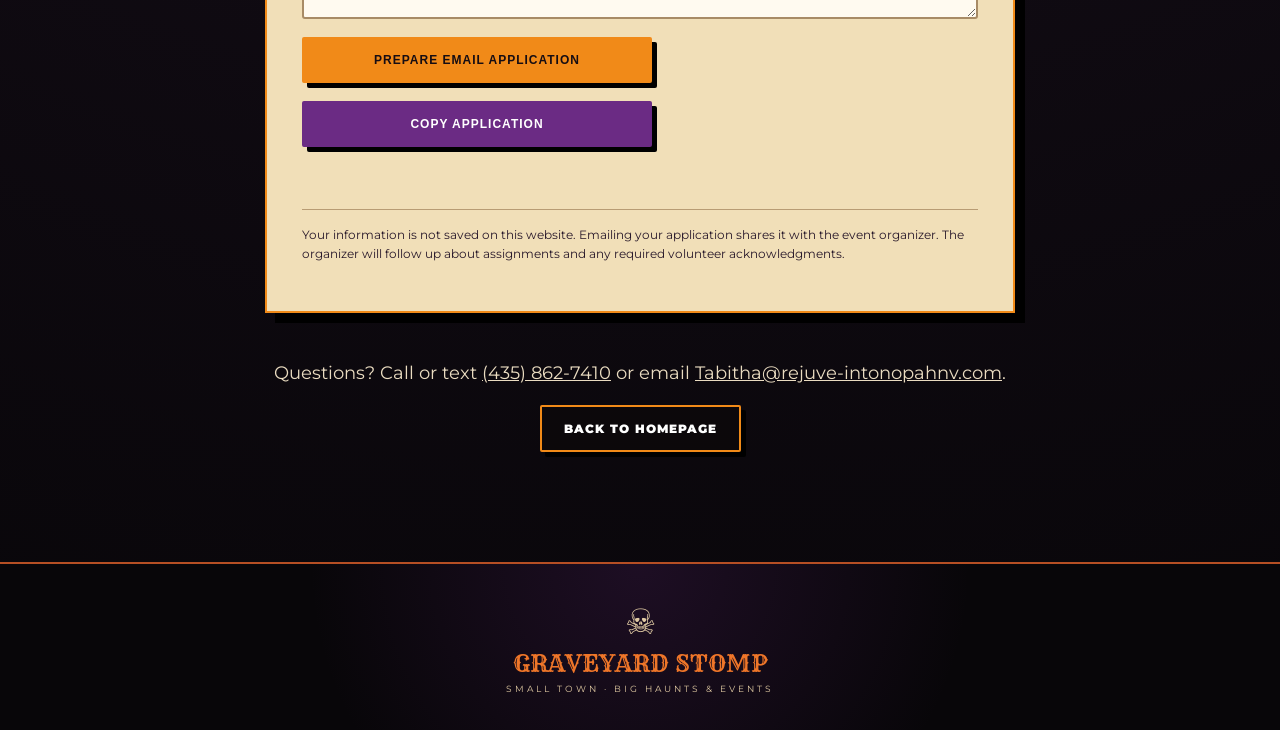
<file: volunteer-application.html>
<!doctype html><html lang="en"><head><meta charset="utf-8"><meta name="viewport" content="width=device-width,initial-scale=1"><title>VOLUNTEER APPLICATION | Graveyard Stomp</title><link rel="stylesheet" href="styles.css"></head><body class="detail"><header class="nav"><a class="brand" href="index.html">☠ GRAVEYARD STOMP</a><nav><a href="index.html">Home</a><a href="index.html#events">Events</a><a href="index.html#contact">Contact</a></nav></header><main class="detailmain"><p class="eyebrow">DOWNTOWN TONOPAH SPOOK FESTIVAL &amp; HAUNT · OCT 23–24, 2026</p><h1 class="application-title">VOLUNTEER APPLICATION</h1><p class="lead">Help bring Graveyard Stomp's 13th Annual Downtown Tonopah Spook Festival & Haunt to life.</p><p class="download-note">Download and print the volunteer acknowledgment directly from this page.</p><p class="lead"><a class="button" href="downloads/Graveyard_Stomp_Volunteer_Application_2026.pdf" download>DOWNLOAD VOLUNTEER FORM (PDF)</a></p><section class="rulebox application-panel"><h2>Application Details</h2><p>Fill out the fields below. Selecting <strong>Prepare Email Application</strong> opens your email app with the details filled in. Review the message and press Send in your email app to submit it.</p><form id="application" data-title="VOLUNTEER APPLICATION"><label class="field"><span>Full name *</span><input name="Name" type="text" required></label><label class="field"><span>Email *</span><input name="Email" type="email" required></label><label class="field"><span>Phone *</span><input name="Phone" type="tel" required></label><fieldset class="field"><legend>When are you available? *</legend><label><input type="checkbox" name="Availability" value="Friday October 23"> Friday, October 23</label><label><input type="checkbox" name="Availability" value="Saturday October 24"> Saturday, October 24</label><label><input type="checkbox" name="Availability" value="Before event / setup"> Setup / before the event</label><label><input type="checkbox" name="Availability" value="After event / cleanup"> Cleanup / after the event</label></fieldset><label class="field"><span>Areas you'd like to help with</span><select name="Preferred role"><option value="Any area">Wherever needed</option><option>Setup and decorating</option><option>Haunt characters and activities</option><option>Games and activities</option><option>Vendor and guest support</option><option>Cleanup</option></select></label><label class="field"><span>Emergency contact name (optional)</span><input name="Emergency contact name" type="text" ></label><label class="field"><span>Emergency contact phone (optional)</span><input name="Emergency contact phone" type="tel" ></label><label class="field"><span>Additional information or questions</span><textarea name="Additional information" rows="4" placeholder="Anything else we should know?"></textarea></label><button class="button" type="submit">PREPARE EMAIL APPLICATION</button><button class="button purple" type="button" id="copy">COPY APPLICATION</button><p class="form-status" id="status" role="status" aria-live="polite"></p></form><p class="privacy-note">Your information is not saved on this website. Emailing your application shares it with the event organizer. The organizer will follow up about assignments and any required volunteer acknowledgments.</p></section><p class="lead">Questions? Call or text <a href="tel:+14358627410">(435) 862-7410</a> or email <a href="mailto:Tabitha@rejuve-intonopahnv.com">Tabitha@rejuve-intonopahnv.com</a>.</p><a href="index.html" class="button ghost">BACK TO HOMEPAGE</a></main><script src="applications.js" defer></script><div class="page-signoff"><span>☠</span><strong>GRAVEYARD STOMP</strong><small>SMALL TOWN · BIG HAUNTS &amp; EVENTS</small></div></body></html>
</file>
<file: styles.css>
@import url('https://fonts.googleapis.com/css2?family=Rye&family=Special+Elite&family=Montserrat:wght@500;700;900&display=swap');:root{--orange:#f18a18;--orange2:#ffad32;--purple:#6b2b84;--deep:#120d15;--black:#080609;--cream:#f3e2bd;--paper:#ead4a4;--white:#fffaf0}*{box-sizing:border-box}html{scroll-behavior:smooth}body{margin:0;background:var(--cream);color:#211720;font-family:'Montserrat',Arial,sans-serif}a{color:inherit}.nav{position:sticky;top:0;z-index:20;background:#0b080ded;color:white;display:flex;justify-content:space-between;align-items:center;padding:15px 6%;border-bottom:2px solid var(--orange);backdrop-filter:blur(8px)}.brand{font-family:'Rye',Georgia,serif;text-decoration:none;letter-spacing:1px;color:var(--orange2)}.brand span{color:var(--cream)}nav{display:flex;gap:24px}nav a{text-decoration:none;font-size:12px;font-weight:900;text-transform:uppercase;letter-spacing:1px}nav a:hover{color:var(--orange)}.menu{display:none;background:none;border:0;color:var(--orange);font-size:25px}.hero{min-height:88vh;display:grid;place-items:center;text-align:center;color:white;position:relative;overflow:hidden;padding:80px 20px;background:radial-gradient(circle at 50% 22%,#5b286f 0 13%,#2a1733 28%,#130e17 55%,#080609 100%)}.hero:before{content:"";position:absolute;inset:0;background:repeating-linear-gradient(0deg,transparent 0 5px,#ffffff05 6px);opacity:.35}.moon{position:absolute;width:min(38vw,330px);height:min(38vw,330px);border-radius:50%;background:radial-gradient(circle at 35% 30%,#fff1b3,#e6ad45 65%,#c77a1e);top:9%;box-shadow:0 0 90px #f28c1855}.hero-copy{z-index:3}.eyebrow{font-size:11px;font-weight:900;letter-spacing:3px;color:var(--orange);text-transform:uppercase}h1{font-family:'Rye',Georgia,serif;font-size:clamp(62px,12vw,138px);line-height:.77;margin:30px 0 24px;letter-spacing:-2px;text-shadow:5px 7px 0 #080609,0 0 25px #000}h1 em{font-style:normal;color:var(--orange2)}.tagline{font-family:'Special Elite',Georgia,serif;font-size:clamp(23px,4vw,40px);margin:0;color:#ffe0a0}.tease{font-family:'Special Elite',Georgia,serif;color:#d8c9d9;font-size:17px}.cta{display:flex;gap:12px;justify-content:center;flex-wrap:wrap;margin-top:30px}.button{padding:14px 22px;background:var(--orange);color:#160d13;text-decoration:none;font-size:12px;font-weight:900;letter-spacing:1px;border:2px solid var(--orange);box-shadow:4px 4px 0 #000}.button.ghost{background:#0c080aaa;color:white}.button.purple{background:var(--purple);border-color:var(--purple);color:white}.desert{position:absolute;z-index:2;bottom:-3px;width:100%;height:21%;background:#080609;clip-path:polygon(0 52%,9% 38%,18% 53%,28% 25%,36% 50%,47% 31%,57% 50%,69% 22%,79% 46%,90% 28%,100% 48%,100% 100%,0 100%)}.desert b,.desert i{position:absolute;bottom:25%;font-size:35px;color:#261828}.desert b{left:17%}.desert i{right:20%}.desert span{position:absolute;left:7%;top:10%;color:#d38b32}section{padding:85px max(7%,20px);text-align:center;position:relative}h2{font-family:'Rye',Georgia,serif;font-size:clamp(38px,6vw,70px);line-height:1.02;margin:12px auto 22px;max-width:950px;color:#241625}h2 span{color:var(--purple)}.lead{max-width:800px;margin:15px auto;line-height:1.75;font-size:16px}.festival{background:linear-gradient(#f1dfb8,#e7c991);overflow:hidden}.festival:before,.festival:after{content:"✦";position:absolute;font-size:160px;color:#5d28640c}.festival:before{left:2%;top:10%}.festival:after{right:2%;bottom:0}.seal{width:94px;height:94px;border:3px double var(--purple);border-radius:50%;display:flex;flex-direction:column;justify-content:center;margin:0 auto 24px;font:900 34px/25px Georgia;color:var(--purple);transform:rotate(-5deg)}.seal span{font-size:13px}.seal small{font:900 9px Montserrat;letter-spacing:2px}.date{font-size:13px;font-weight:900;letter-spacing:1.5px;color:#5b266f}.highlights{display:flex;justify-content:center;gap:10px;flex-wrap:wrap;margin-top:30px}.highlights span{border:1px solid #8b6a4e;padding:9px 13px;font-size:10px;font-weight:900;letter-spacing:1px}.events{background:#f6ead0}.cards{display:grid;grid-template-columns:repeat(2,minmax(240px,1fr));gap:20px;max-width:1050px;margin:45px auto 0;text-align:left}.cards article{background:#fff9ea;padding:30px;border:1px solid #cbb893;border-top:5px solid var(--orange);box-shadow:7px 7px 0 #2b17251a;position:relative}.icon{font-size:38px;float:right;margin-left:10px}.kicker{font-size:9px;font-weight:900;letter-spacing:1.5px;color:#8c3c20}.cards h3{font-family:'Rye',Georgia,serif;font-size:25px;margin:7px 0 12px;color:var(--purple)}.cards p{line-height:1.55}.soon{display:block;margin-top:18px;padding-top:12px;border-top:1px dashed #bba987;font-family:'Special Elite',serif;font-size:13px}.haunt{background:linear-gradient(110deg,#160e19,#32163a);color:white;display:grid;grid-template-columns:1.2fr .8fr;gap:50px;align-items:center;text-align:left}.haunt h2{color:white;margin-left:0}.haunt p{line-height:1.7;max-width:700px}.haunt blockquote{font-family:'Rye',Georgia,serif;font-size:clamp(32px,5vw,62px);margin:0;color:#ead7ae;border-left:4px solid var(--orange);padding-left:28px}.haunt strong{color:var(--orange)}.dark{background:#0d090f;color:white}.dark h2{color:white}.dark .lead{color:#cfc3d0}.dark .cards article{background:#201624;border-color:#36263b}.dark .cards h3{color:var(--orange2)}.involvement{grid-template-columns:repeat(3,1fr)}.involvement a{color:#ffad32;font-size:12px;font-weight:900;text-transform:uppercase}.donation{background:linear-gradient(#ead4a4,#f3e2bd)}.donate{display:flex;gap:15px;justify-content:center;flex-wrap:wrap;margin:35px auto}.donate div{background:#fff8e9;border:2px solid var(--purple);min-width:210px;padding:22px;box-shadow:4px 4px 0 #6b2b8422}.donate strong,.donate b{display:block}.donate strong{color:var(--purple);font-size:11px;letter-spacing:2px}.donate b{margin-top:7px}.small{font-size:12px}.contact{background:#201324;color:white}.contact h2{color:var(--orange2)}.contact a{color:#fff0c7}.contact p{line-height:1.8}footer{background:#080609;color:#d8c8b2;padding:32px 6%;display:flex;gap:25px;justify-content:space-between;align-items:center;flex-wrap:wrap;border-top:3px solid var(--orange);font-size:11px}footer strong,footer small{display:block}footer strong{font-family:'Rye',Georgia,serif;color:var(--orange2);font-size:18px}footer small{margin-top:4px}@media(max-width:760px){.menu{display:block}nav{display:none;position:absolute;top:57px;left:0;right:0;background:#0b080d;padding:20px;flex-direction:column;text-align:center;border-bottom:2px solid var(--orange)}nav.open{display:flex}.hero{min-height:82vh}.moon{width:250px;height:250px}.cards,.involvement,.haunt{grid-template-columns:1fr}.haunt{text-align:center}.haunt h2{margin-left:auto}.haunt blockquote{text-align:left}.nav{padding:14px 20px}section{padding:65px 20px}h1{letter-spacing:-1px}.desert{height:14%}footer{justify-content:center;text-align:center}}

/* Approved Graveyard Stomp visual direction: no business logos */
.hero{border-bottom:7px solid #050305;box-shadow:inset 0 -35px 60px #000}.hero-copy{max-width:920px}.hero h1{filter:drop-shadow(0 7px 0 #000)}.western-note{font-family:'Special Elite',serif;font-size:13px;letter-spacing:1.4px;color:#c9a7cb;margin:18px auto 0;max-width:650px}.batfield{position:absolute;top:11%;left:7%;right:7%;font-size:36px;letter-spacing:70px;color:#050305;opacity:.85;transform:rotate(-7deg)}.cowboy{position:absolute;left:max(3%,20px);bottom:8%;width:190px;height:245px;z-index:4;filter:drop-shadow(8px 12px 5px #0009);transform:rotate(-4deg)}.cowboy .hat{position:absolute;top:0;left:6px;width:178px;height:63px;background:#09070a;border:4px solid #402247;border-radius:55% 55% 22% 22%;color:#f28c18;font-size:15px;padding-top:13px}.cowboy .hat:after{content:"";position:absolute;left:-25px;bottom:-12px;width:225px;height:24px;background:#09070a;border-radius:50%}.cowboy .skull{position:absolute;top:55px;left:39px;width:112px;height:115px;display:grid;place-items:center;font-size:91px;line-height:1;color:#ead5ad;text-shadow:2px 3px 0 #000}.cowboy .bandana{position:absolute;top:161px;left:49px;width:94px;height:77px;background:#9a391c;clip-path:polygon(0 0,100% 0,50% 100%);display:grid;place-items:start center;color:#f0a331;font-size:15px;padding-top:8px}.weathered-rule{background:#09060a;color:#b97025;border-top:2px solid #633376;border-bottom:2px solid #633376;padding:12px;text-align:center;font:700 10px/1 Montserrat,Arial;letter-spacing:4px;overflow:hidden;white-space:nowrap}.festival{background:linear-gradient(#e8d1a0,#d8b97e);border-bottom:10px solid #1a0e1d}.festival h2{text-shadow:1px 2px 0 #fff2}.seal{box-shadow:0 0 0 7px #6b2b8412}.events{background-color:#110b14;background-image:radial-gradient(circle at 20% 20%,#6b2b8422 0 1px,transparent 2px),linear-gradient(#140d17,#0c080e);color:#eee0c5}.events h2{color:#f3dca9}.events .cards article{background:linear-gradient(145deg,#211426,#130d17);border:1px solid #633376;border-top:5px solid var(--orange);color:#e9dbc1;box-shadow:8px 8px 0 #000}.events .cards h3{color:#ffad32}.events .soon{color:#bd9ac3;border-color:#583d5e}.mine-sign{display:inline-block;background:#1b111d;border:2px solid #7b4b29;box-shadow:inset 0 0 0 3px #130b14,5px 7px 0 #000;color:#e4b867;font-family:'Rye',serif;font-size:12px;letter-spacing:2px;padding:11px 20px;transform:rotate(-1.5deg);margin-bottom:20px}.event-intro{display:contents}.haunt{overflow:hidden;border-top:2px solid #6b2b84;border-bottom:2px solid #f18a18}.haunt:after{content:"TONOPAH";position:absolute;right:-40px;bottom:-35px;font:900 130px/1 Georgia;color:#ffffff05;letter-spacing:8px}.lantern{position:absolute;right:7%;top:10%;width:50px;height:65px;border:4px solid #0a060b;border-radius:8px;display:grid;place-items:center;color:#ffb237;background:#f28c1820;box-shadow:0 0 35px #f18a1866;font-size:25px}.dark{background-image:linear-gradient(#0c080eeb,#0c080ef5),repeating-linear-gradient(90deg,#fff 0 1px,transparent 1px 80px)}.donation{border-top:9px solid #1b0e1d}.contact{background:radial-gradient(circle at 50% 20%,#51235f,#201324 48%,#0d090f)}.final-mark{background:#0a070b;color:#f2d8a7;text-align:center;padding:55px 20px 30px;border-top:2px solid #6b2b84}.final-mark span{display:block;font-size:55px;color:#f18a18}.final-mark b{display:block;font:36px/1 'Rye',Georgia,serif;color:#ffad32;margin-top:8px}.final-mark small{display:block;margin-top:8px;letter-spacing:5px;color:#b996bd}@media(max-width:760px){.cowboy{width:115px;height:155px;left:-8px;bottom:5%;opacity:.72;transform:scale(.72) rotate(-4deg);transform-origin:bottom left}.batfield{font-size:24px;letter-spacing:30px}.western-note{padding:0 22px}.weathered-rule{font-size:8px;letter-spacing:2px}.lantern{opacity:.5}.final-mark b{font-size:27px}}
/* Hero cleanup after live visual review */
.hero-copy{position:relative;z-index:5;padding-bottom:55px}.hero h1{margin-top:24px}.hero .tagline,.hero .tease,.hero .western-note{position:relative;z-index:6}.hero .tagline{margin-top:12px}.hero .tease{margin-top:18px}.hero .western-note{margin-top:14px}.hero .cta{position:relative;z-index:7;margin-top:34px}.cowboy{display:none!important}@media(max-width:760px){.hero-copy{padding-bottom:25px}.hero .tagline{font-size:22px}.hero .tease{font-size:15px}.hero .western-note{font-size:11px;line-height:1.5}}
.cardlink{display:block;margin-top:18px;padding-top:12px;border-top:1px dashed #6b4d70;color:#ffad32!important;text-decoration:none;font-size:12px;font-weight:900;text-transform:uppercase}.detail{background:radial-gradient(circle at 50% 10%,#492054,#140d17 42%,#080609);color:#eadcc1;min-height:100vh}.detailmain{max-width:950px;margin:auto;padding:85px 25px 110px;text-align:center}.detailmain h1{font-size:clamp(54px,10vw,110px);margin:30px 0}.detailmain .bigdate{color:#ffad32;font-weight:900;letter-spacing:2px}.detailmain .lead{font-size:18px}.rulebox{margin:45px auto;text-align:left;background:#f1dfb8;color:#28182a;border:2px solid #f18a18;box-shadow:10px 10px 0 #000;padding:35px}.rulebox h2{font-size:35px;margin:0 0 20px;text-align:left}.rulebox li{margin:12px 0;line-height:1.55}.rulebox a{color:#6b2b84;font-weight:900}.awardgrid{display:grid;grid-template-columns:repeat(3,1fr);gap:10px;margin:25px 0}.awardgrid b{text-align:center;background:#6b2b84;color:#fff;padding:20px 10px}@media(max-width:600px){.awardgrid{grid-template-columns:1fr}.rulebox{padding:24px}.detailmain{padding-top:55px}}
.application-title{font-size:clamp(40px,7vw,80px)!important;line-height:1.15!important}.application-panel{max-width:750px}.application-panel h2{font-size:30px}.application-panel form{display:grid;gap:18px;margin-top:25px}.field{display:flex;flex-direction:column;gap:7px;font-size:13px;font-weight:800}.field input:not([type=checkbox]),.field textarea,.field select{font:500 15px Montserrat,Arial,sans-serif;width:100%;padding:13px;background:#fffaf0;color:#241625;border:2px solid #a88b66;border-radius:3px}.field input:focus,.field textarea:focus,.field select:focus{outline:3px solid #d3a2e4}.field legend{font-weight:900;margin-bottom:10px}.field label{font-weight:500;margin:7px 0}.field input[type=checkbox]{margin-right:7px;accent-color:#6b2b84}.application-panel button{cursor:pointer;text-align:center;max-width:350px}.privacy-note{font-size:12px;line-height:1.65;border-top:1px solid #b89c74;padding-top:15px}.form-status{font-weight:800;color:#542068;line-height:1.5}.detailmain>a.button.ghost{display:inline-block;border-color:#f18a18}

.faq-list{max-width:840px;margin:30px auto;text-align:left}.faq-list details{background:#fff7e4;border:2px solid #be9254;margin:12px 0;box-shadow:4px 4px 0 #342039}.faq-list summary{padding:19px 22px;font-weight:900;cursor:pointer;list-style-position:inside}.faq-list details[open] summary{color:#6b2b84}.faq-list details p{padding:0 22px 20px;margin:0;line-height:1.7}.faq-list a{color:#612575;font-weight:900}.download-note{font-size:13px;color:#ead4a4;line-height:1.6}.faq-list summary:focus-visible{outline:3px solid #f18a18;outline-offset:3px}@media(prefers-reduced-motion:reduce){html{scroll-behavior:auto}}


/* 2026 cinematic visual upgrade */
:root{--ember:#f26419;--sunset:#ff8a22;--violet:#8a3ca1;--night:#08060b;--bone:#f1dfbd}
body{background:#09070b;color:#211720}
.nav{background:#070609f2;border-bottom:1px solid #b54d22;box-shadow:0 8px 28px #0008;padding-top:13px;padding-bottom:13px}
.brand{font-size:clamp(17px,2vw,25px);text-shadow:0 2px 0 #000}
.hero{min-height:92vh;background:
radial-gradient(circle at 50% 23%,#f3c77c 0 8%,#b97c48 8.5% 13%,transparent 13.5%),
radial-gradient(ellipse at 77% 46%,#6c2d6c99 0 10%,transparent 31%),
linear-gradient(180deg,#120c1d 0%,#21112c 42%,#35152f 64%,#0a070c 100%);
isolation:isolate}
.hero:after{content:"";position:absolute;inset:auto 0 0;height:43%;z-index:1;background:
linear-gradient(167deg,transparent 0 34%,#0a080b 35% 100%);
clip-path:polygon(0 52%,8% 44%,15% 55%,24% 35%,31% 49%,39% 31%,48% 51%,58% 37%,67% 53%,75% 32%,84% 49%,92% 36%,100% 48%,100% 100%,0 100%)}
.hero-copy{padding:44px 55px 78px;background:radial-gradient(ellipse,#08060aaa 0 38%,transparent 72%);position:relative}
.hero-copy:before,.hero-copy:after{content:"✦";position:absolute;top:49%;font-size:26px;color:var(--orange);opacity:.8}.hero-copy:before{left:1%}.hero-copy:after{right:1%}
h1{font-size:clamp(70px,12vw,150px);line-height:.75;color:var(--bone);text-shadow:5px 8px 0 #050305,0 0 30px #000}
h1 em{color:#ef6324;text-shadow:5px 8px 0 #050305,0 0 28px #c6401f55}
.tagline{text-transform:uppercase;letter-spacing:4px;font-size:clamp(17px,2.4vw,29px)}
.tease{font-size:clamp(16px,2vw,22px);color:#f2dfc1}
.button{border-radius:2px;box-shadow:5px 5px 0 #000;transition:transform .16s ease,filter .16s ease}.button:hover{transform:translate(-2px,-2px);filter:brightness(1.12)}
.weathered-rule{padding:15px;background:#09070a;color:#d67a32;border-color:#5e2c6d}
.festival{background:
linear-gradient(#0000000b,#0000000b),
repeating-linear-gradient(90deg,#ead4a4 0 3px,#e6cc98 4px 7px)}
.festival h2{font-size:clamp(44px,6vw,76px)}
.events{padding-top:105px;padding-bottom:110px}
.events:before{content:"";position:absolute;inset:0;pointer-events:none;background:radial-gradient(circle at 50% 0,#71316f33,transparent 42%)}
.mine-sign{display:inline-block;padding:12px 28px;border:2px solid #8f5a34;background:#1a1014;box-shadow:5px 6px 0 #000;transform:rotate(-1deg);font-family:'Special Elite',serif;color:#e6c99d;letter-spacing:2px}
.cards{gap:24px}
.events .cards article{overflow:hidden;min-height:265px;background:linear-gradient(145deg,#24162a,#100b13);border:1px solid #5f3a63;border-top:5px solid #e86121;box-shadow:10px 12px 0 #0008}
.events .cards article:after{content:"";position:absolute;width:130px;height:130px;border:1px solid #f18a1825;border-radius:50%;right:-55px;bottom:-65px}
.events .cards h3{font-size:29px;color:#f08a30}
.cardlink{display:inline-block;margin-top:12px;color:#f4bf67;font-weight:900;text-transform:uppercase;font-size:11px;letter-spacing:.8px}
.haunt{background:radial-gradient(circle at 15% 45%,#70346a55,transparent 28%),linear-gradient(110deg,#0b080e,#29142f 58%,#100a13);border-top:1px solid #a65128;border-bottom:1px solid #5f326b}
.dark{background:radial-gradient(circle at 50% 0,#71316f38,transparent 36%),#0a080c}
.dark .cards article{background:linear-gradient(160deg,#231628,#120c16);border:1px solid #5b3961;border-top:4px solid #e86422;box-shadow:8px 10px 0 #0008}
.donation{background:repeating-linear-gradient(90deg,#e8d1a1 0 4px,#dfc28d 5px 9px)}
.contact{background:radial-gradient(circle at 50% 15%,#71316f55,transparent 45%),#100a14;border-top:1px solid #6d3a77}
.final-mark{background:#080609;color:#e4c493;text-align:center;padding:34px 20px 28px;border-top:1px solid #a74b25}.final-mark span,.final-mark b,.final-mark small{display:block}.final-mark span{font-size:38px}.final-mark b{font-family:'Rye',serif;color:#ef7729;font-size:25px;margin:5px}.final-mark small{letter-spacing:4px;font-size:9px}
.faq-list{max-width:850px;margin:35px auto;text-align:left}.faq-list details{border-bottom:1px solid #9c805f;padding:15px 3px}.faq-list summary{cursor:pointer;font-weight:900;color:#54255f}.faq-list p{line-height:1.65}
@media(max-width:760px){.hero-copy{padding:35px 10px 70px}.hero-copy:before,.hero-copy:after{display:none}.hero{min-height:86vh}.tagline{letter-spacing:2px}.events{padding-top:75px;padding-bottom:75px}}


.nav-cta{background:#e86422;color:#0a070b!important;padding:10px 14px;margin-top:-10px;margin-bottom:-10px;box-shadow:3px 3px 0 #000;border:1px solid #ff9a47}
.town-strip{padding:0;background:#080609;color:#ead6b0;display:grid;grid-template-columns:repeat(3,1fr);border-top:1px solid #a64d29;border-bottom:1px solid #5b2d68}
.town-strip div{min-height:145px;padding:35px 24px;display:flex;flex-direction:column;justify-content:center;border-right:1px solid #38213e;background:radial-gradient(circle at 50% 120%,#75335e44,transparent 55%)}
.town-strip div:last-child{border-right:0}.town-strip span{font:12px 'Special Elite',serif;letter-spacing:3px;color:#e66d2b}.town-strip b{font:clamp(19px,2.5vw,31px) 'Rye',Georgia,serif;margin-top:9px;text-shadow:3px 3px 0 #000}
.final-call{background:radial-gradient(circle at 50% 20%,#7d356e55,transparent 45%),linear-gradient(#130d18,#09070b);color:#f2e2c5;border-top:1px solid #a64d29;border-bottom:1px solid #5d3268;padding-top:100px;padding-bottom:100px}
.final-call h2{color:#f0d7a7;text-shadow:3px 4px 0 #000}.final-call>p:not(.eyebrow){max-width:720px;margin:0 auto;line-height:1.8}.final-call .ghost{border-color:#8a3ca1}
@media(max-width:760px){.nav-cta{margin:0}.town-strip{grid-template-columns:1fr}.town-strip div{min-height:110px;border-right:0;border-bottom:1px solid #38213e;padding:25px 18px}.final-call{padding-top:70px;padding-bottom:70px}}


/* Shared cinematic identity for event and application pages */
.page-atmosphere{min-height:92px;background:radial-gradient(circle at 50% 120%,#7b346e55,transparent 55%),linear-gradient(180deg,#100b16,#080609);border-bottom:1px solid #a64d29;color:#dca25b;display:flex;align-items:center;justify-content:center;gap:22px;font:700 10px Montserrat,Arial;letter-spacing:4px;text-align:center}
.page-atmosphere span{font-size:31px;color:#e8c28c}.page-atmosphere i{font-size:18px;color:#e86121}.page-atmosphere b{font-weight:900}
.page-signoff{background:radial-gradient(circle at 50% 0,#6b2b8438,transparent 50%),#080609;color:#dfc9a2;text-align:center;padding:36px 20px;border-top:2px solid #b64f24}
.page-signoff span,.page-signoff strong,.page-signoff small{display:block}.page-signoff span{font-size:35px}.page-signoff strong{font:24px 'Rye',Georgia,serif;color:#ef7629;margin:5px 0}.page-signoff small{font-size:9px;letter-spacing:3px}
body:has(.page-atmosphere) main{position:relative}body:has(.page-atmosphere) main:before{content:"";position:absolute;inset:0;pointer-events:none;background:linear-gradient(90deg,#6b2b8408,transparent 20% 80%,#f18a1808)}
@media(max-width:760px){.page-atmosphere{min-height:75px;gap:12px;letter-spacing:2px}.page-atmosphere span{font-size:24px}}

/* Real hosted artwork, rather than mockup-only styling */
.hero{background-image:linear-gradient(90deg,#09060dc9 0%,#09060d77 45%,#09060d88 100%),url('assets/tonopah-western-night.svg');background-size:cover;background-position:center center}
.hero .moon,.hero .desert,.hero .batfield{display:none}
.hero:after{display:none}
.hero-copy{background:radial-gradient(ellipse,#09060db8 0 34%,transparent 78%);text-shadow:0 3px 15px #000;max-width:1040px}
@media(max-width:760px){.hero{background-position:32% center}.hero-copy{background:#09060d9c;padding:55px 12px 75px}}

/* Approved cinematic artwork uploaded by organizer */
.hero{background-image:linear-gradient(90deg,rgba(5,3,9,.10),rgba(5,3,9,.08)),url('assets/graveyard-stomp-hero%20%281%29.jpg')!important;background-size:cover!important;background-position:center center!important}
.hero .moon,.hero .desert,.hero .batfield{display:none!important}
@media(max-width:760px){.hero{background-position:40% center!important}}


/* Correct approved poster-style hero: hide duplicate live lettering, preserve accessible links */
.hero{background-image:url('assets/graveyard-stomp-hero%20%281%29.jpg')!important;background-size:100% 100%!important;background-position:center!important;min-height:0!important;height:auto!important;aspect-ratio:1536/1024!important;padding:0!important;position:relative!important}
.hero .hero-copy{position:absolute!important;inset:0!important;max-width:none!important;width:100%!important;background:none!important;padding:0!important;margin:0!important;display:block!important;transform:none!important;pointer-events:none!important}
.hero .hero-copy>*{visibility:hidden!important}
.hero .hero-copy .cta{visibility:visible!important;position:absolute!important;left:30%!important;right:25%!important;top:78%!important;height:12%!important;display:flex!important;gap:2%!important;pointer-events:auto!important;margin:0!important}
.hero .hero-copy .cta a{visibility:visible!important;display:block!important;flex:1!important;opacity:0!important;height:100%!important;padding:0!important;border:0!important;box-shadow:none!important}
.hero .stars,.hero .moon,.hero .desert,.hero .batfield{display:none!important}
@media(max-width:760px){.hero{background-size:100% 100%!important;background-position:center!important}.hero .hero-copy .cta{left:30%!important;right:25%!important;top:78%!important}}


/* Final poster hero: crop the baked-in navigation and use only one real navigation bar */
.hero-poster{display:block;position:relative;width:100%;height:auto;aspect-ratio:1536/914;background:#08060b url('assets/graveyard-stomp-hero%20%281%29.jpg') center bottom / 100% auto no-repeat;border-bottom:2px solid #c76828}
.hero-poster .sr-only{position:absolute;width:1px;height:1px;padding:0;margin:-1px;overflow:hidden;clip:rect(0,0,0,0);white-space:nowrap;border:0}
.hero-poster .poster-link{position:absolute;display:block;top:76%;height:9%;z-index:2;border-radius:4px}
.hero-poster .poster-enter{left:30%;width:21%}
.hero-poster .poster-join{left:52%;width:21%}
.hero-poster .poster-link:focus-visible{outline:4px solid #fff;outline-offset:3px}
@media(max-width:760px){.hero-poster{min-height:0;aspect-ratio:1536/914}.hero-poster .poster-link{top:76%}}


/* Matching event-page cinematic banners */
.event-banner{position:relative;isolation:isolate;overflow:hidden;min-height:280px;padding:58px 24px 50px;text-align:center;color:#f8e3bb;display:flex;flex-direction:column;align-items:center;justify-content:center;gap:13px;background:radial-gradient(circle at 50% 38%,#f5a54e 0 7%,#b74f26 9%,#512544 19%,#1b1025 44%,#09070e 85%);border-bottom:3px solid #d46c2e}
.event-banner:before{content:"";position:absolute;inset:0;z-index:-1;background:linear-gradient(115deg,#08050bce 0%,transparent 38%,#09060ed4 100%),repeating-linear-gradient(145deg,transparent 0 27px,#ffffff05 28px 29px)}
.event-banner:after{content:"";position:absolute;bottom:-42px;left:-5%;width:110%;height:100px;z-index:-1;background:#0b0810;clip-path:polygon(0 65%,8% 32%,17% 60%,25% 17%,36% 55%,45% 25%,55% 57%,65% 22%,75% 55%,85% 19%,100% 61%,100% 100%,0 100%)}
.event-banner-art{font-size:65px;line-height:1;filter:drop-shadow(0 4px 8px #000);margin-bottom:6px}
.event-banner p{margin:0;color:#f68a35;letter-spacing:3px;font-size:11px;font-weight:900}
.event-banner strong{font:clamp(21px,3.3vw,39px)/1.2 'Rye',Georgia,serif;text-shadow:0 5px 5px #000;max-width:850px}
.event-banner span{font:12px Montserrat,Arial,sans-serif;letter-spacing:3px;font-weight:900;color:#ffbc76}
.event-pets{background:radial-gradient(circle at 50% 38%,#e9b17d 0 8%,#a4525a 11%,#4d254b 26%,#140e21 70%)}
.event-market{background:radial-gradient(circle at 50% 38%,#edc97a 0 8%,#b8792e 11%,#512344 26%,#140d1d 70%)}
.event-words{background:radial-gradient(circle at 50% 38%,#d6a3ae 0 8%,#763b70 11%,#302044 26%,#100c1b 70%)}
body.detail .detailmain{padding-top:48px}
@media(max-width:700px){.event-banner{min-height:230px;padding:38px 14px}.event-banner-art{font-size:52px}.event-banner p,.event-banner span{letter-spacing:1.5px;font-size:10px}}

/* Approved Spoken Word artwork; original event banner remains visible until image is uploaded. */
.spoken-art-banner{padding:0;min-height:0;display:block;background:#110c18;border-bottom:3px solid #d46c2e}
.spoken-art-banner:before,.spoken-art-banner:after{display:none}
.spoken-art-banner>img{display:block;width:100%;height:auto;max-height:680px;object-fit:contain}
.spoken-art-banner .spoken-art-fallback{display:none}
.spoken-art-banner.art-pending{min-height:280px;display:flex;padding:58px 24px 50px;flex-direction:column;justify-content:center;align-items:center}
.spoken-art-banner.art-pending .spoken-art-fallback{display:flex;flex-direction:column;align-items:center;gap:13px}
@media(max-width:700px){.spoken-art-banner.art-pending{min-height:230px;padding:38px 14px}}
</file>
